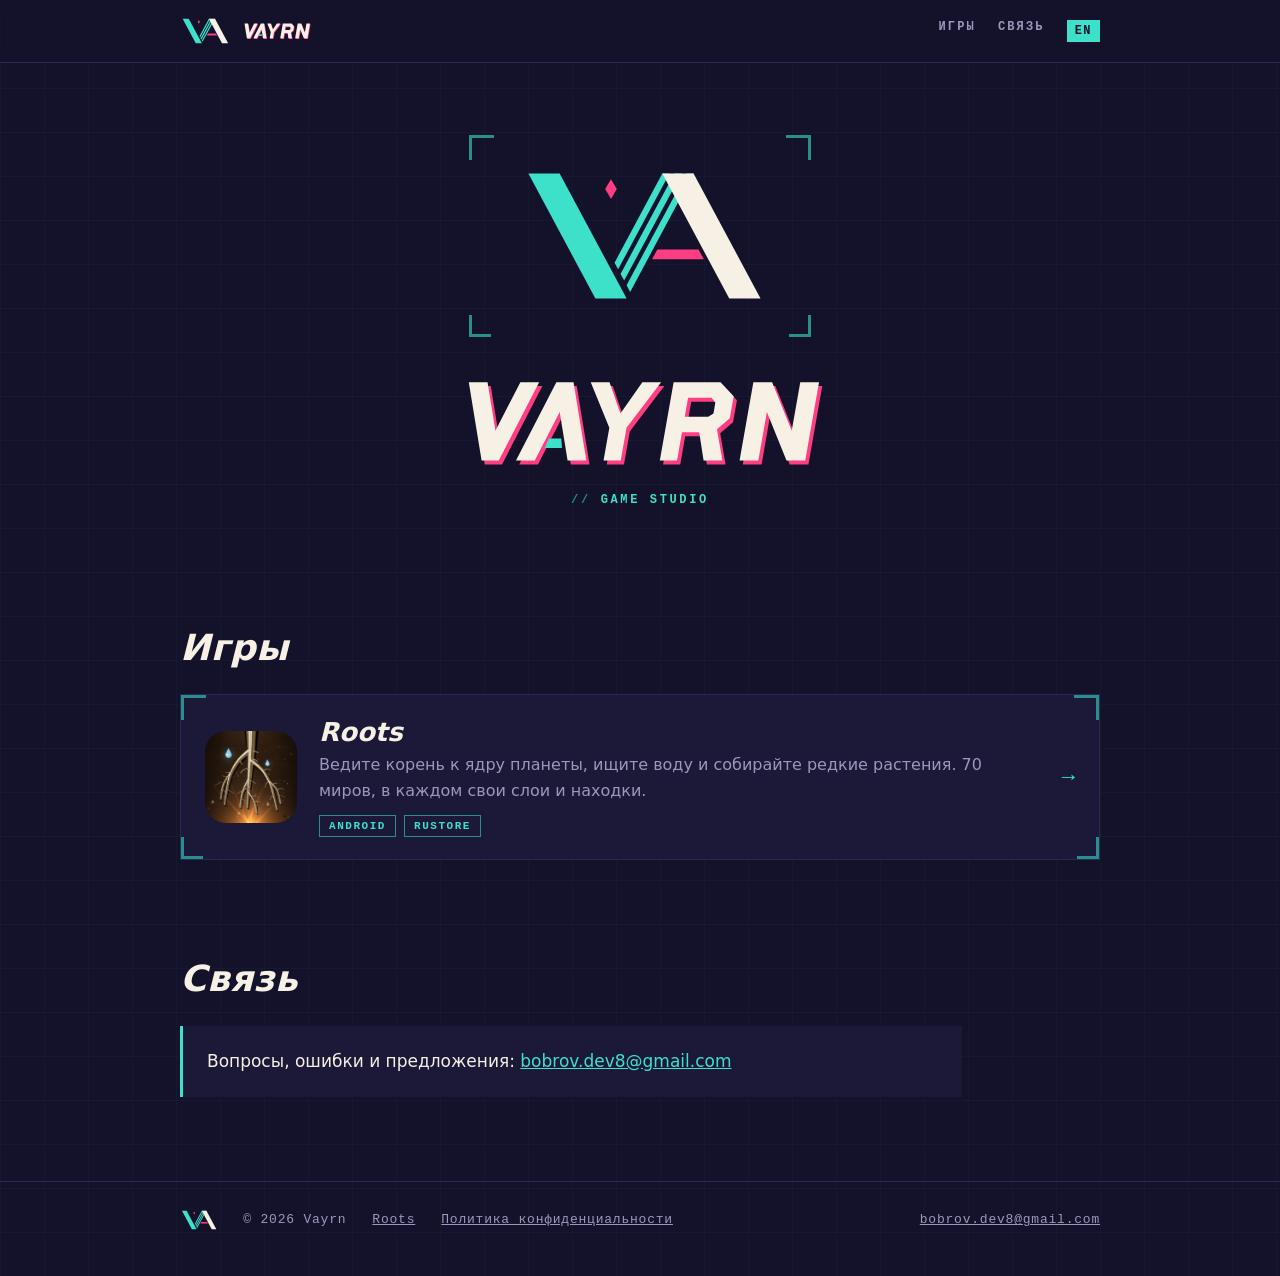
<file: index.html>
<!doctype html>
<html lang="ru">
<head>
<meta charset="utf-8">
<meta name="viewport" content="width=device-width,initial-scale=1">
<title>Vayrn — студия игр</title>
<meta name="description" content="Vayrn — студия игр. Roots — игра о корне, который ищет воду под землёй.">
<meta property="og:title" content="Vayrn — студия игр">
<meta property="og:description" content="Студия игр Vayrn. Roots уже в RuStore.">
<meta property="og:type" content="website">
<meta property="og:url" content="https://vayrn.ru/">
<meta name="theme-color" content="#14122B">
<link rel="alternate" hreflang="ru" href="https://vayrn.ru/">
<link rel="alternate" hreflang="en" href="https://vayrn.ru/en/">
<link rel="icon" href="assets/favicon.svg" type="image/svg+xml">
<link rel="stylesheet" href="assets/site.css">
</head>
<body>

<header class="top">
  <div class="wrap">
    <a class="brand" href="./" aria-label="Vayrn — на главную">
      <img class="mark" src="assets/vayrn-mark.svg" alt="">
      <img class="word" src="assets/vayrn-wordmark.svg" alt="Vayrn">
    </a>
    <nav class="nav" aria-label="Разделы">
      <a href="#games">Игры</a>
      <a href="#contact">Связь</a>
      <a class="lang-sw" href="en/" lang="en" hreflang="en" aria-label="English version">EN</a>
    </nav>
  </div>
</header>

<main>
  <div class="hero">
    <div class="wrap">
      <div class="scope">
        <img class="mark" src="assets/vayrn-mark.svg" alt="">
        <i class="c1"></i><i class="c2"></i>
      </div>
      <h1 style="margin:0"><img class="word" src="assets/vayrn-wordmark.svg" alt="Vayrn"></h1>
      <p class="tag">Game studio</p>
    </div>
  </div>

  <section id="games">
    <div class="wrap">
      <h2 class="h2">Игры</h2>

      <a class="card scope" href="roots/">
        <img class="ico" src="roots/icon.png" alt="">
        <span class="body">
          <h3>Roots</h3>
          <p>Ведите корень к ядру планеты, ищите воду и собирайте редкие растения.
             70 миров, в каждом свои слои и находки.</p>
          <span class="chips">
            <span class="chip">Android</span>
            <span class="chip">RuStore</span>
          </span>
        </span>
        <span class="go" aria-hidden="true">→</span>
        <i class="c1"></i><i class="c2"></i>
      </a>
    </div>
  </section>

  <section id="contact">
    <div class="wrap">
      <h2 class="h2">Связь</h2>
      <div class="plain">
        <p>Вопросы, ошибки и предложения:
           <a href="mailto:bobrov.dev8@gmail.com">bobrov.dev8@gmail.com</a></p>
      </div>
    </div>
  </section>
</main>

<footer class="foot">
  <div class="wrap">
    <img class="mark" src="assets/vayrn-mark.svg" alt="">
    <span>© 2026 Vayrn</span>
    <a href="roots/">Roots</a>
    <a href="roots/privacy.html">Политика конфиденциальности</a>
    <a class="sp" href="mailto:bobrov.dev8@gmail.com">bobrov.dev8@gmail.com</a>
  </div>
</footer>

</body>
</html>
</file>
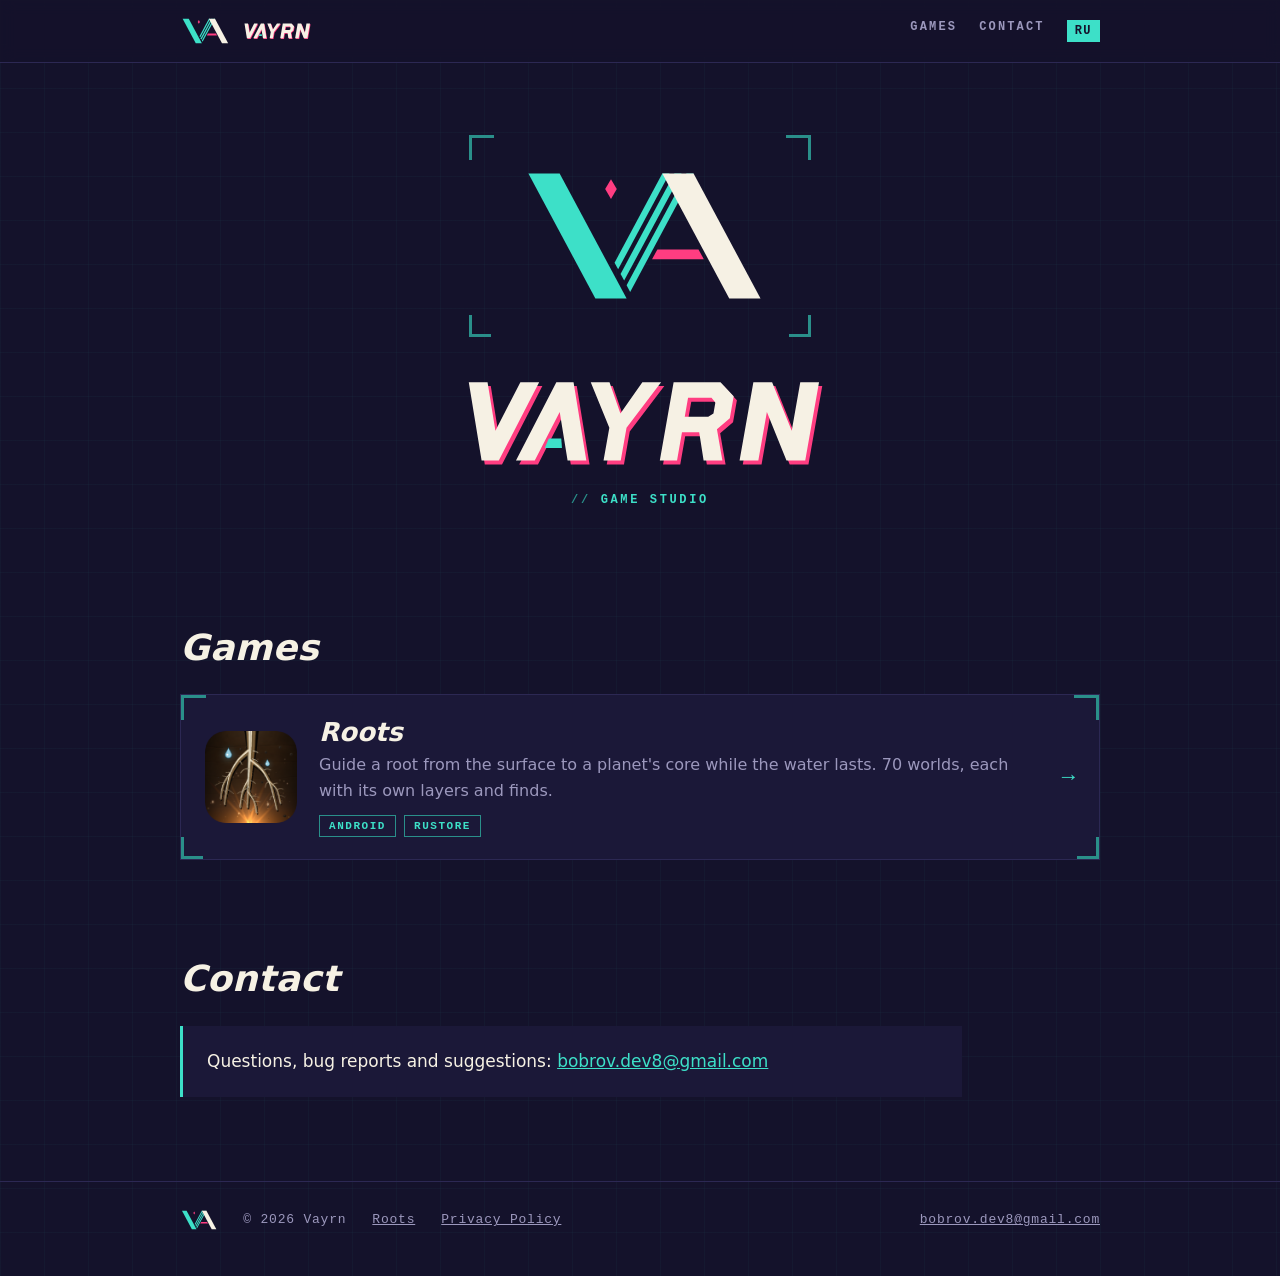
<file: en/index.html>
<!doctype html>
<html lang="en">
<head>
<meta charset="utf-8">
<meta name="viewport" content="width=device-width,initial-scale=1">
<title>Vayrn — game studio</title>
<meta name="description" content="Vayrn is a game studio. Roots is a game about a root searching for water underground.">
<meta property="og:title" content="Vayrn — game studio">
<meta property="og:description" content="Vayrn game studio. Roots is out on RuStore.">
<meta property="og:type" content="website">
<meta property="og:url" content="https://vayrn.ru/en/">
<meta name="theme-color" content="#14122B">
<link rel="alternate" hreflang="ru" href="https://vayrn.ru/">
<link rel="alternate" hreflang="en" href="https://vayrn.ru/en/">
<link rel="icon" href="../assets/favicon.svg" type="image/svg+xml">
<link rel="stylesheet" href="../assets/site.css">
</head>
<body>

<header class="top">
  <div class="wrap">
    <a class="brand" href="./" aria-label="Vayrn — home">
      <img class="mark" src="../assets/vayrn-mark.svg" alt="">
      <img class="word" src="../assets/vayrn-wordmark.svg" alt="Vayrn">
    </a>
    <nav class="nav" aria-label="Sections">
      <a href="#games">Games</a>
      <a href="#contact">Contact</a>
      <a class="lang-sw" href="../" lang="ru" hreflang="ru" aria-label="Русская версия">RU</a>
    </nav>
  </div>
</header>

<main>
  <div class="hero">
    <div class="wrap">
      <div class="scope">
        <img class="mark" src="../assets/vayrn-mark.svg" alt="">
        <i class="c1"></i><i class="c2"></i>
      </div>
      <h1 style="margin:0"><img class="word" src="../assets/vayrn-wordmark.svg" alt="Vayrn"></h1>
      <p class="tag">Game studio</p>
    </div>
  </div>

  <section id="games">
    <div class="wrap">
      <h2 class="h2">Games</h2>

      <a class="card scope" href="roots/">
        <img class="ico" src="../roots/icon.png" alt="">
        <span class="body">
          <h3>Roots</h3>
          <p>Guide a root from the surface to a planet's core while the water lasts.
             70 worlds, each with its own layers and finds.</p>
          <span class="chips">
            <span class="chip">Android</span>
            <span class="chip">RuStore</span>
          </span>
        </span>
        <span class="go" aria-hidden="true">→</span>
        <i class="c1"></i><i class="c2"></i>
      </a>
    </div>
  </section>

  <section id="contact">
    <div class="wrap">
      <h2 class="h2">Contact</h2>
      <div class="plain">
        <p>Questions, bug reports and suggestions:
           <a href="mailto:bobrov.dev8@gmail.com">bobrov.dev8@gmail.com</a></p>
      </div>
    </div>
  </section>
</main>

<footer class="foot">
  <div class="wrap">
    <img class="mark" src="../assets/vayrn-mark.svg" alt="">
    <span>© 2026 Vayrn</span>
    <a href="roots/">Roots</a>
    <a href="roots/privacy.html">Privacy Policy</a>
    <a class="sp" href="mailto:bobrov.dev8@gmail.com">bobrov.dev8@gmail.com</a>
  </div>
</footer>

</body>
</html>
</file>
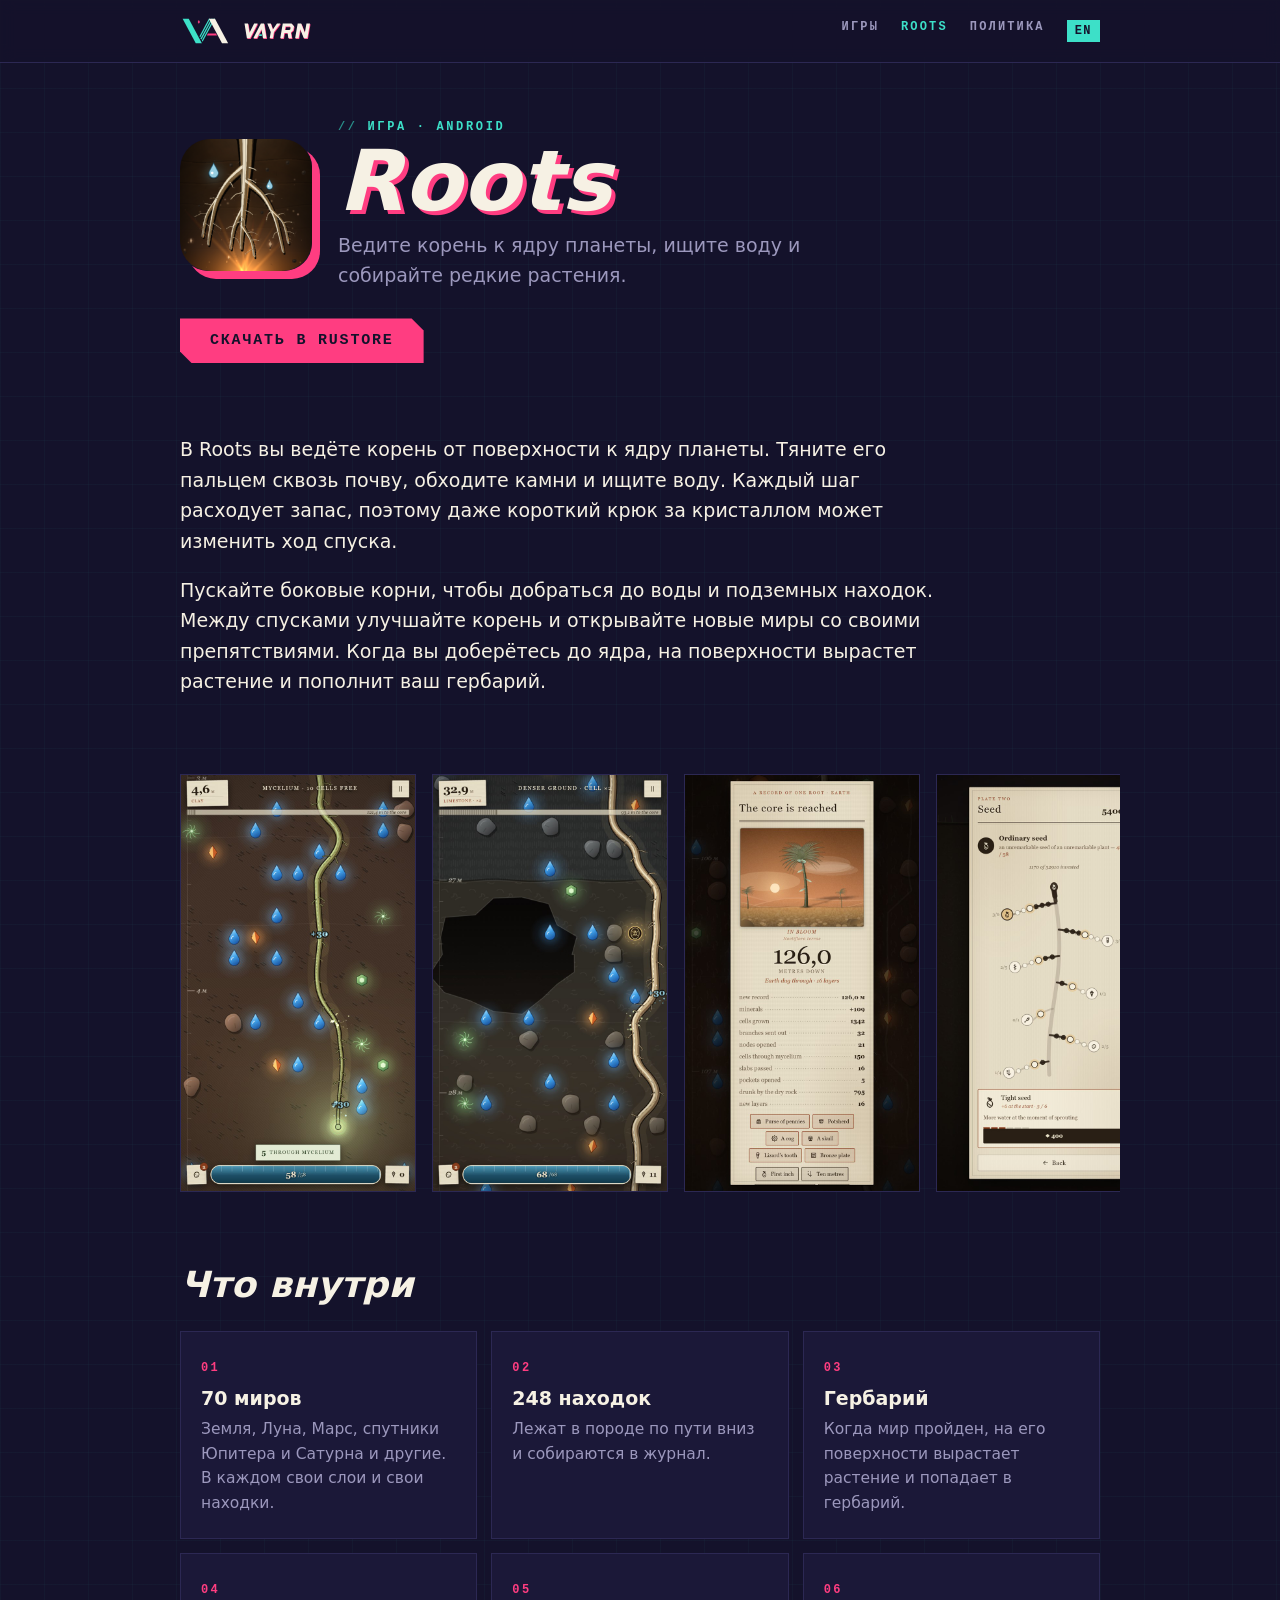
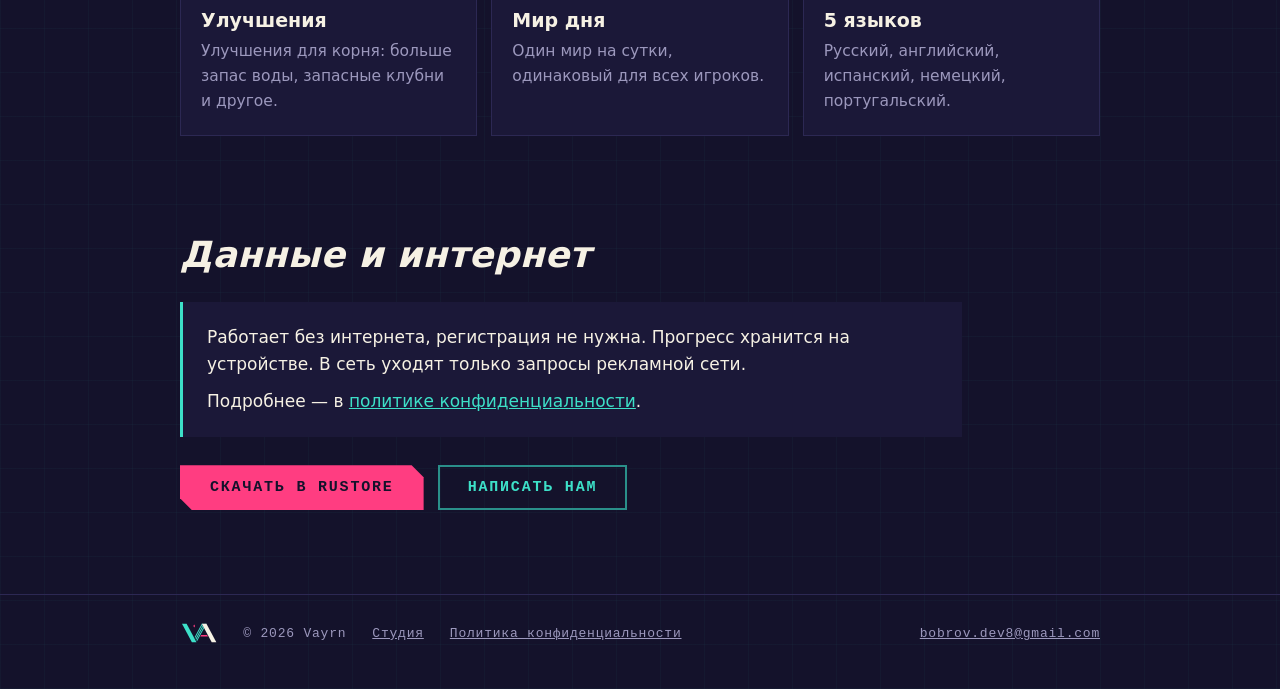
<file: roots/index.html>
<!doctype html>
<html lang="ru">
<head>
<meta charset="utf-8">
<meta name="viewport" content="width=device-width,initial-scale=1">
<title>Roots — игра студии Vayrn</title>
<meta name="description" content="Ведите корень к ядру планеты, ищите воду и подземные находки. Открывайте новые миры, улучшайте корень и пополняйте гербарий.">
<meta property="og:title" content="Roots — игра студии Vayrn">
<meta property="og:description" content="Ведите корень к ядру планеты, ищите воду и собирайте редкие растения.">
<meta property="og:type" content="website">
<meta property="og:url" content="https://vayrn.ru/roots/">
<meta property="og:image" content="https://vayrn.ru/roots/icon.png">
<meta name="theme-color" content="#14122B">
<link rel="alternate" hreflang="ru" href="https://vayrn.ru/roots/">
<link rel="alternate" hreflang="en" href="https://vayrn.ru/en/roots/">
<link rel="icon" href="../assets/favicon.svg" type="image/svg+xml">
<link rel="stylesheet" href="../assets/site.css">
</head>
<body>

<header class="top">
  <div class="wrap">
    <a class="brand" href="../" aria-label="Vayrn — на главную">
      <img class="mark" src="../assets/vayrn-mark.svg" alt="">
      <img class="word" src="../assets/vayrn-wordmark.svg" alt="Vayrn">
    </a>
    <nav class="nav" aria-label="Разделы">
      <a href="../#games">Игры</a>
      <a href="./" aria-current="page">Roots</a>
      <a href="privacy.html">Политика</a>
      <a class="lang-sw" href="../en/roots/" lang="en" hreflang="en" aria-label="English version">EN</a>
    </nav>
  </div>
</header>

<main>
  <div class="game-hero">
    <div class="wrap">
      <div class="row">
        <img class="ico" src="icon.png" alt="">
        <div class="txt">
          <p class="tag">Игра · Android</p>
          <h1>Roots</h1>
          <p class="sub">Ведите корень к ядру планеты, ищите воду и собирайте редкие растения.</p>
        </div>
      </div>
      <div class="cta">
        <a class="btn" href="https://www.rustore.ru/catalog/app/io.github.vaeyeron.roots">Скачать в RuStore</a>
      </div>
    </div>
  </div>

  <section style="padding-top:18px">
    <div class="wrap">
      <p class="lead-p">В Roots вы ведёте корень от поверхности к ядру планеты. Тяните его пальцем
         сквозь почву, обходите камни и ищите воду. Каждый шаг расходует запас,
         поэтому даже короткий крюк за кристаллом может изменить ход спуска.</p>
      <p class="lead-p">Пускайте боковые корни, чтобы добраться до воды и подземных находок.
         Между спусками улучшайте корень и открывайте новые миры со своими препятствиями.
         Когда вы доберётесь до ядра, на поверхности вырастет растение и пополнит ваш гербарий.</p>
    </div>
  </section>

  <div class="wrap" style="padding:0">
    <div class="shots" aria-label="Снимки игры">
      <img src="../assets/roots-shots/1-dig.jpg" width="720" height="1280" alt="Корень спускается сквозь глину и собирает капли воды" loading="lazy">
      <img src="../assets/roots-shots/2-deep.jpg" width="720" height="1280" alt="Корень огибает полость в слое известняка" loading="lazy">
      <img src="../assets/roots-shots/3-plant.jpg" width="720" height="1280" alt="Растение и итоги спуска после достижения ядра Земли" loading="lazy">
      <img src="../assets/roots-shots/4-upgrades.jpg" width="720" height="1280" alt="Дерево улучшений семени" loading="lazy">
      <img src="../assets/roots-shots/5-worlds.jpg" width="720" height="1280" alt="Список доступных миров" loading="lazy">
      <img src="../assets/roots-shots/6-finds.jpg" width="720" height="1280" alt="Журнал подземных находок" loading="lazy">
      <img src="../assets/roots-shots/7-herbarium.jpg" width="720" height="1280" alt="Гербарий с растениями из пройденных миров" loading="lazy">
      <img src="../assets/roots-shots/8-start.jpg" width="720" height="1280" alt="Главное меню Roots" loading="lazy">
    </div>
  </div>

  <section>
    <div class="wrap">
      <h2 class="h2">Что внутри</h2>
      <div class="grid">
        <div class="feat"><span class="n">01</span>
          <h3>70 миров</h3>
          <p>Земля, Луна, Марс, спутники Юпитера и Сатурна и другие. В каждом свои слои
             и свои находки.</p></div>
        <div class="feat"><span class="n">02</span>
          <h3>248 находок</h3>
          <p>Лежат в породе по пути вниз и собираются в журнал.</p></div>
        <div class="feat"><span class="n">03</span>
          <h3>Гербарий</h3>
          <p>Когда мир пройден, на его поверхности вырастает растение и попадает в гербарий.</p></div>
        <div class="feat"><span class="n">04</span>
          <h3>Улучшения</h3>
          <p>Улучшения для корня: больше запас воды, запасные клубни и другое.</p></div>
        <div class="feat"><span class="n">05</span>
          <h3>Мир дня</h3>
          <p>Один мир на сутки, одинаковый для всех игроков.</p></div>
        <div class="feat"><span class="n">06</span>
          <h3>5 языков</h3>
          <p>Русский, английский, испанский, немецкий, португальский.</p></div>
      </div>
    </div>
  </section>

  <section>
    <div class="wrap">
      <h2 class="h2">Данные и интернет</h2>
      <div class="plain">
        <p>Работает без интернета, регистрация не нужна. Прогресс хранится на устройстве.
           В сеть уходят только запросы рекламной сети.</p>
        <p>Подробнее — в <a href="privacy.html">политике конфиденциальности</a>.</p>
      </div>
      <div class="cta">
        <a class="btn" href="https://www.rustore.ru/catalog/app/io.github.vaeyeron.roots">Скачать в RuStore</a>
        <a class="btn ghost" href="mailto:bobrov.dev8@gmail.com">Написать нам</a>
      </div>
    </div>
  </section>
</main>

<footer class="foot">
  <div class="wrap">
    <a href="../" aria-label="Vayrn"><img class="mark" src="../assets/vayrn-mark.svg" alt=""></a>
    <span>© 2026 Vayrn</span>
    <a href="../">Студия</a>
    <a href="privacy.html">Политика конфиденциальности</a>
    <a class="sp" href="mailto:bobrov.dev8@gmail.com">bobrov.dev8@gmail.com</a>
  </div>
</footer>

</body>
</html>
</file>
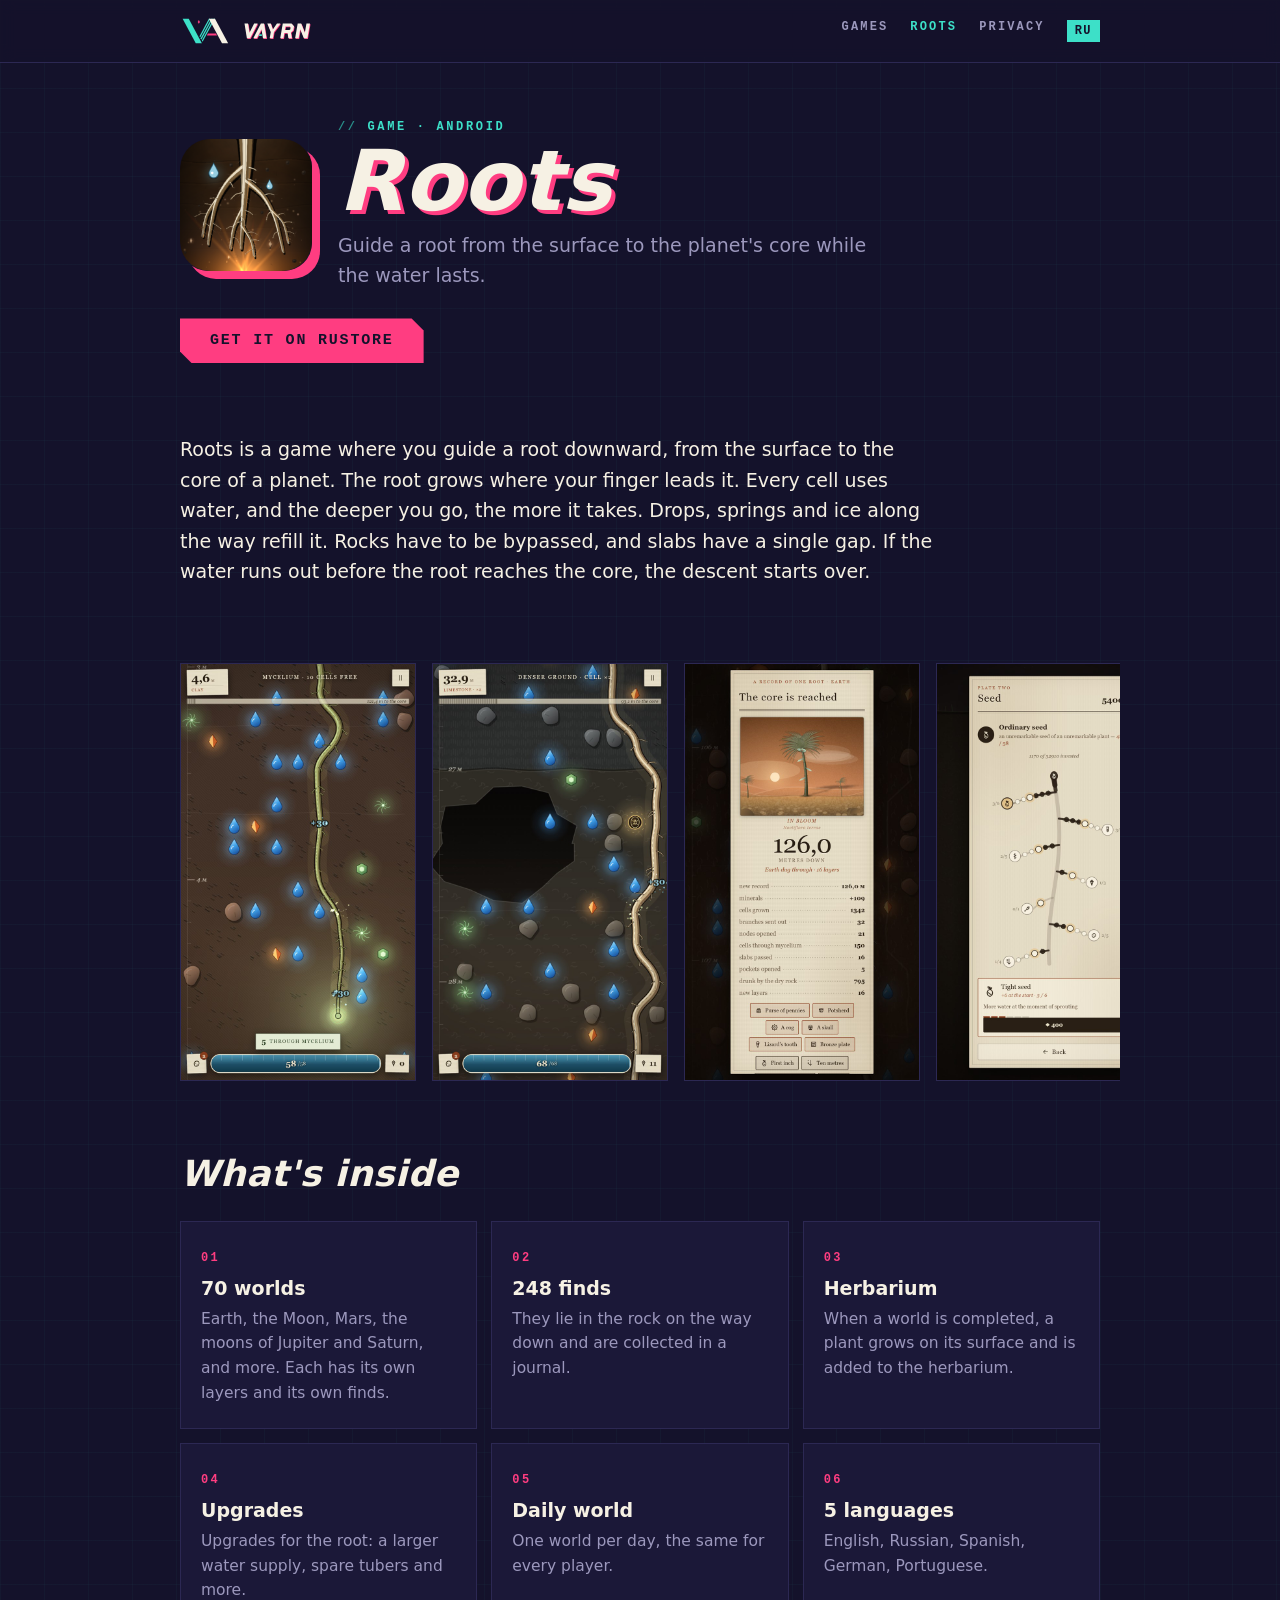
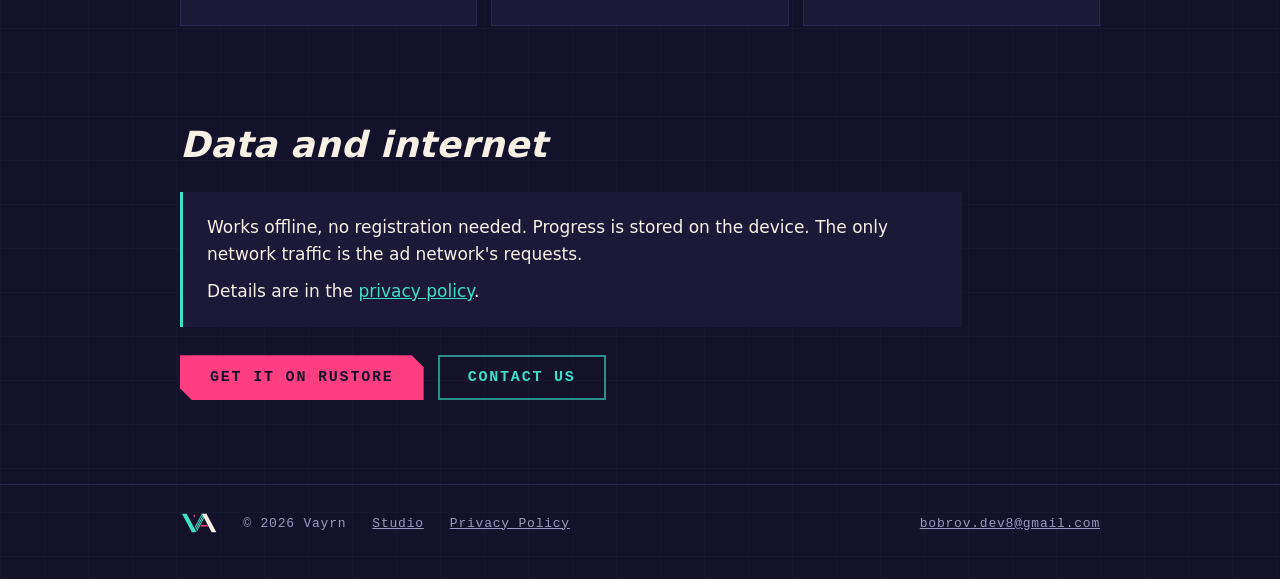
<file: en/roots/index.html>
<!doctype html>
<html lang="en">
<head>
<meta charset="utf-8">
<meta name="viewport" content="width=device-width,initial-scale=1">
<title>Roots — a game by Vayrn</title>
<meta name="description" content="Roots is a game where you guide a root from the surface to a planet&#39;s core while the water lasts. 70 worlds, 248 finds, a herbarium.">
<meta property="og:title" content="Roots — a game by Vayrn">
<meta property="og:description" content="Guide a root from the surface to a planet&#39;s core while the water lasts. 70 worlds.">
<meta property="og:type" content="website">
<meta property="og:url" content="https://vayrn.ru/en/roots/">
<meta property="og:image" content="https://vayrn.ru/roots/icon.png">
<meta name="theme-color" content="#14122B">
<link rel="alternate" hreflang="ru" href="https://vayrn.ru/roots/">
<link rel="alternate" hreflang="en" href="https://vayrn.ru/en/roots/">
<link rel="icon" href="../../assets/favicon.svg" type="image/svg+xml">
<link rel="stylesheet" href="../../assets/site.css">
</head>
<body>

<header class="top">
  <div class="wrap">
    <a class="brand" href="../" aria-label="Vayrn — home">
      <img class="mark" src="../../assets/vayrn-mark.svg" alt="">
      <img class="word" src="../../assets/vayrn-wordmark.svg" alt="Vayrn">
    </a>
    <nav class="nav" aria-label="Sections">
      <a href="../#games">Games</a>
      <a href="./" aria-current="page">Roots</a>
      <a href="privacy.html">Privacy</a>
      <a class="lang-sw" href="../../roots/" lang="ru" hreflang="ru" aria-label="Русская версия">RU</a>
    </nav>
  </div>
</header>

<main>
  <div class="game-hero">
    <div class="wrap">
      <div class="row">
        <img class="ico" src="../../roots/icon.png" alt="">
        <div class="txt">
          <p class="tag">Game · Android</p>
          <h1>Roots</h1>
          <p class="sub">Guide a root from the surface to the planet's core while the water lasts.</p>
        </div>
      </div>
      <div class="cta">
        <a class="btn" href="https://www.rustore.ru/catalog/app/io.github.vaeyeron.roots">Get it on RuStore</a>
      </div>
    </div>
  </div>

  <section style="padding-top:18px">
    <div class="wrap">
      <p class="lead-p">Roots is a game where you guide a root downward, from the surface to
         the core of a planet. The root grows where your finger leads it. Every cell uses
         water, and the deeper you go, the more it takes. Drops, springs and ice along the
         way refill it. Rocks have to be bypassed, and slabs have a single gap. If the water
         runs out before the root reaches the core, the descent starts over.</p>
    </div>
  </section>

  <div class="wrap" style="padding:0">
    <div class="shots" aria-label="Screenshots">
      <img src="../../assets/roots-shots/1-dig.jpg" width="720" height="1280" alt="The root descends through clay and collects water drops" loading="lazy">
      <img src="../../assets/roots-shots/2-deep.jpg" width="720" height="1280" alt="The root winds around a cavity in the limestone" loading="lazy">
      <img src="../../assets/roots-shots/3-plant.jpg" width="720" height="1280" alt="A plant and the descent results after reaching the core of Earth" loading="lazy">
      <img src="../../assets/roots-shots/4-upgrades.jpg" width="720" height="1280" alt="The seed upgrade tree" loading="lazy">
      <img src="../../assets/roots-shots/5-worlds.jpg" width="720" height="1280" alt="The list of available worlds" loading="lazy">
      <img src="../../assets/roots-shots/6-finds.jpg" width="720" height="1280" alt="The journal of underground finds" loading="lazy">
      <img src="../../assets/roots-shots/7-herbarium.jpg" width="720" height="1280" alt="The herbarium with plants from completed worlds" loading="lazy">
      <img src="../../assets/roots-shots/8-start.jpg" width="720" height="1280" alt="The Roots main menu" loading="lazy">
    </div>
  </div>

  <section>
    <div class="wrap">
      <h2 class="h2">What's inside</h2>
      <div class="grid">
        <div class="feat"><span class="n">01</span>
          <h3>70 worlds</h3>
          <p>Earth, the Moon, Mars, the moons of Jupiter and Saturn, and more. Each has its
             own layers and its own finds.</p></div>
        <div class="feat"><span class="n">02</span>
          <h3>248 finds</h3>
          <p>They lie in the rock on the way down and are collected in a journal.</p></div>
        <div class="feat"><span class="n">03</span>
          <h3>Herbarium</h3>
          <p>When a world is completed, a plant grows on its surface and is added to the herbarium.</p></div>
        <div class="feat"><span class="n">04</span>
          <h3>Upgrades</h3>
          <p>Upgrades for the root: a larger water supply, spare tubers and more.</p></div>
        <div class="feat"><span class="n">05</span>
          <h3>Daily world</h3>
          <p>One world per day, the same for every player.</p></div>
        <div class="feat"><span class="n">06</span>
          <h3>5 languages</h3>
          <p>English, Russian, Spanish, German, Portuguese.</p></div>
      </div>
    </div>
  </section>

  <section>
    <div class="wrap">
      <h2 class="h2">Data and internet</h2>
      <div class="plain">
        <p>Works offline, no registration needed. Progress is stored on the device.
           The only network traffic is the ad network's requests.</p>
        <p>Details are in the <a href="privacy.html">privacy policy</a>.</p>
      </div>
      <div class="cta">
        <a class="btn" href="https://www.rustore.ru/catalog/app/io.github.vaeyeron.roots">Get it on RuStore</a>
        <a class="btn ghost" href="mailto:bobrov.dev8@gmail.com">Contact us</a>
      </div>
    </div>
  </section>
</main>

<footer class="foot">
  <div class="wrap">
    <a href="../" aria-label="Vayrn"><img class="mark" src="../../assets/vayrn-mark.svg" alt=""></a>
    <span>© 2026 Vayrn</span>
    <a href="../">Studio</a>
    <a href="privacy.html">Privacy Policy</a>
    <a class="sp" href="mailto:bobrov.dev8@gmail.com">bobrov.dev8@gmail.com</a>
  </div>
</footer>

</body>
</html>
</file>
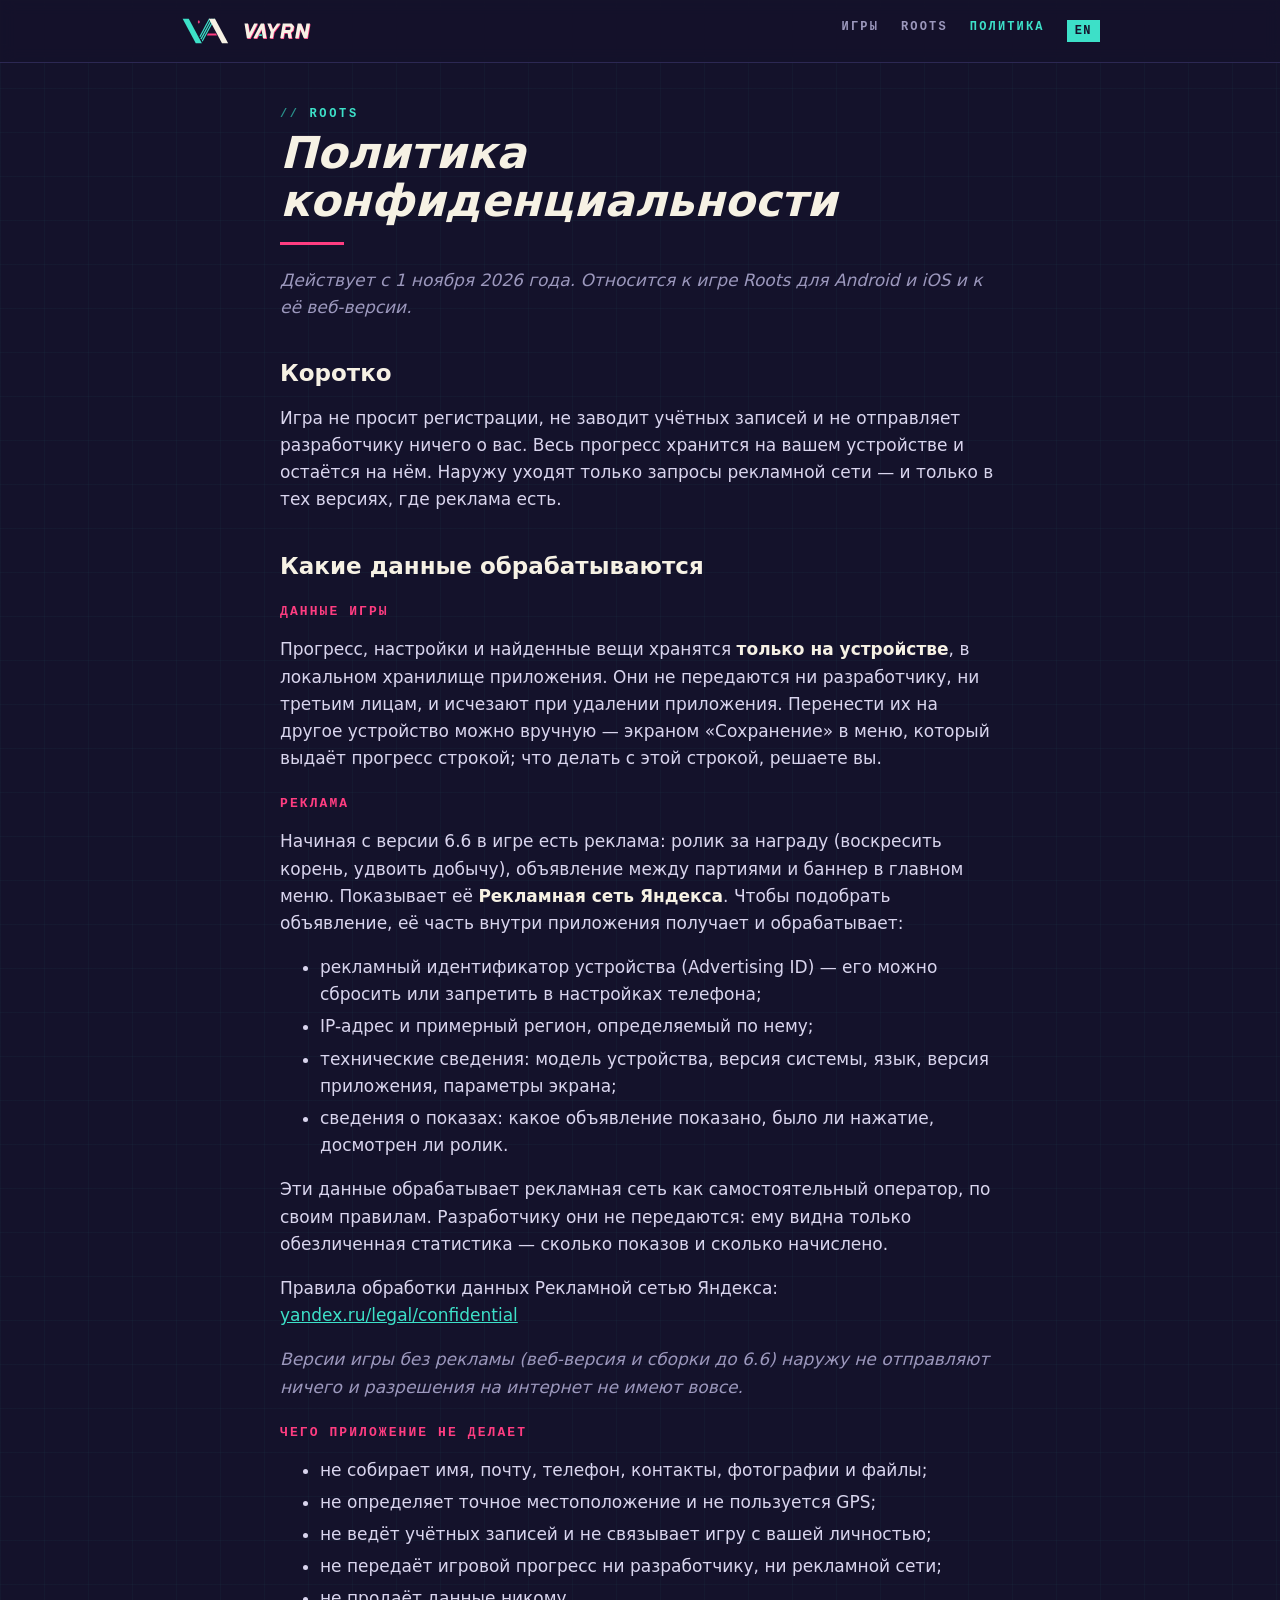
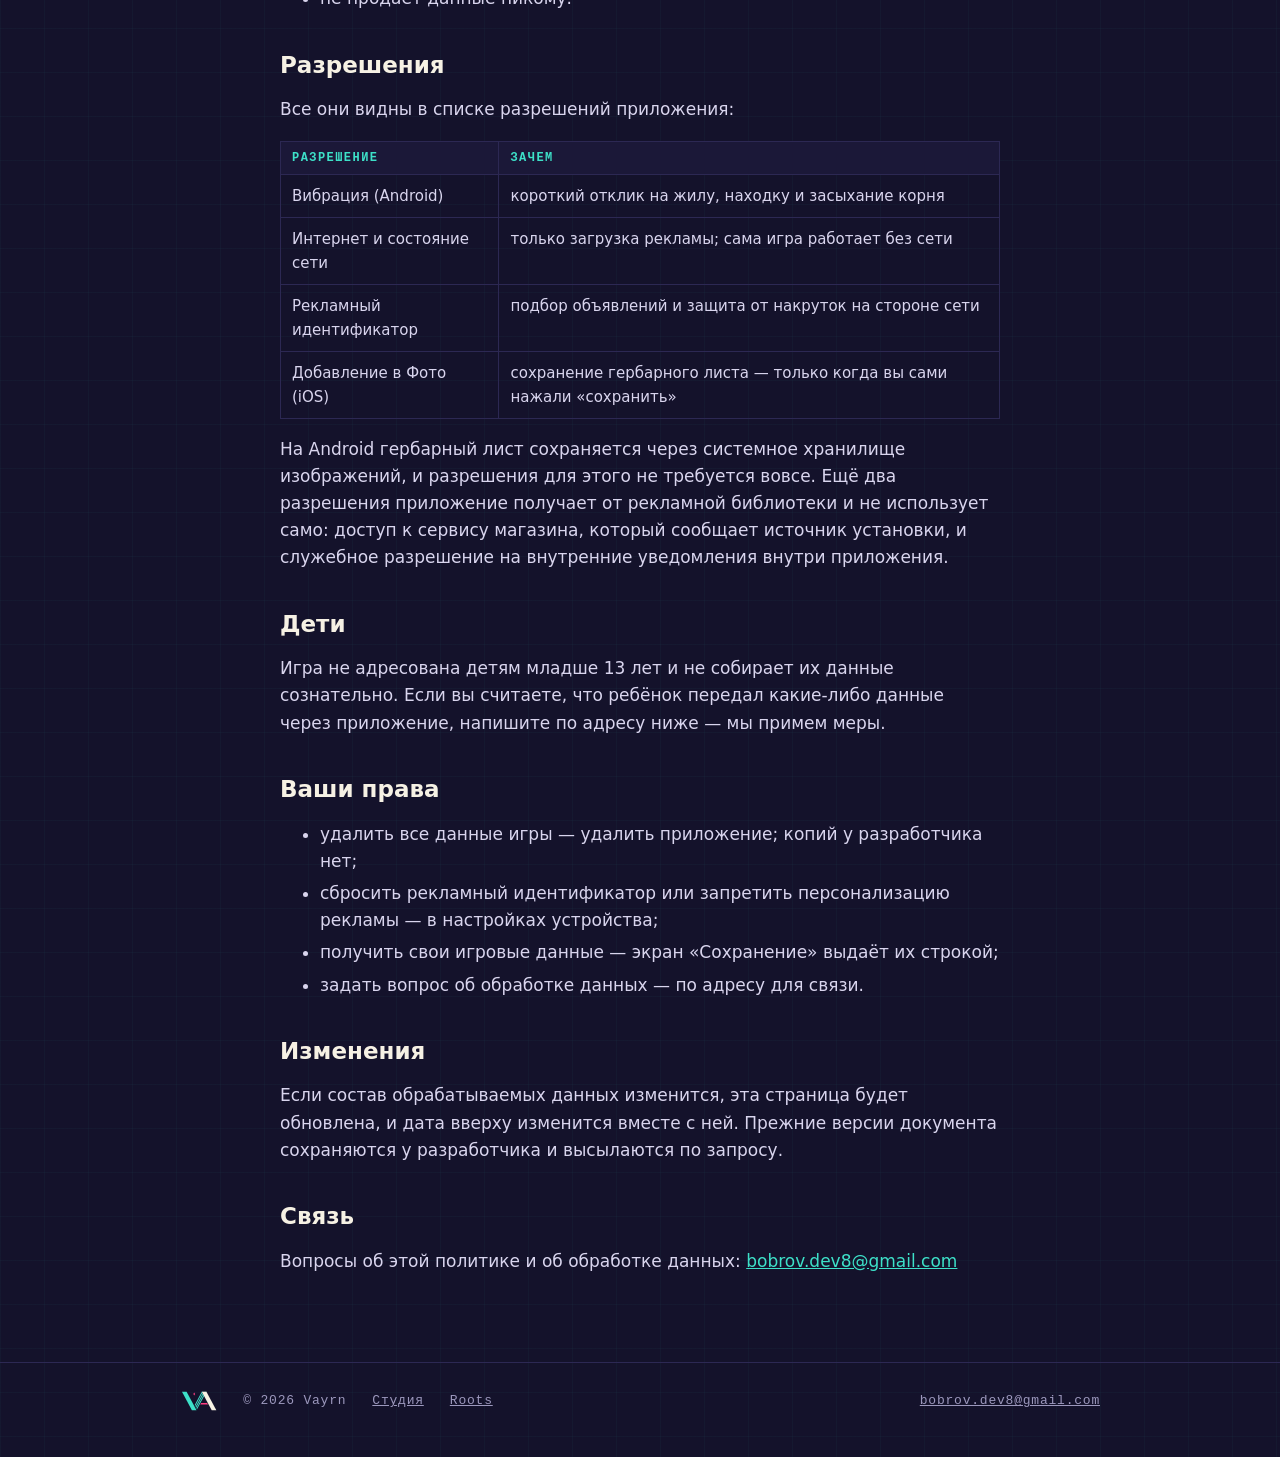
<file: privacy.html>
<!doctype html>
<html lang="ru">
<head>
<meta charset="utf-8">
<meta name="viewport" content="width=device-width,initial-scale=1">
<title>Roots — политика конфиденциальности</title>
<!--
  Этот адрес уже опубликован в карточке RuStore, поэтому он остаётся
  рабочим навсегда: страница переехала в /roots/, а здесь живёт
  переадресация. Ломать ссылку, которую магазин показывает людям,
  нельзя — и не нужно, она стоит одного файла.
-->
<link rel="canonical" href="roots/privacy.html">
<meta http-equiv="refresh" content="0; url=roots/privacy.html">
<style>
  body{background:#14122B;color:#F6F1E4;margin:0;height:100vh;
       display:grid;place-content:center;text-align:center;
       font:17px/1.6 "Segoe UI",system-ui,sans-serif}
  a{color:#3DE0C8}
</style>
</head>
<body>
  <p>Политика конфиденциальности Roots переехала.<br>
     <a href="roots/privacy.html">Открыть её</a></p>
</body>
</html>
</file>
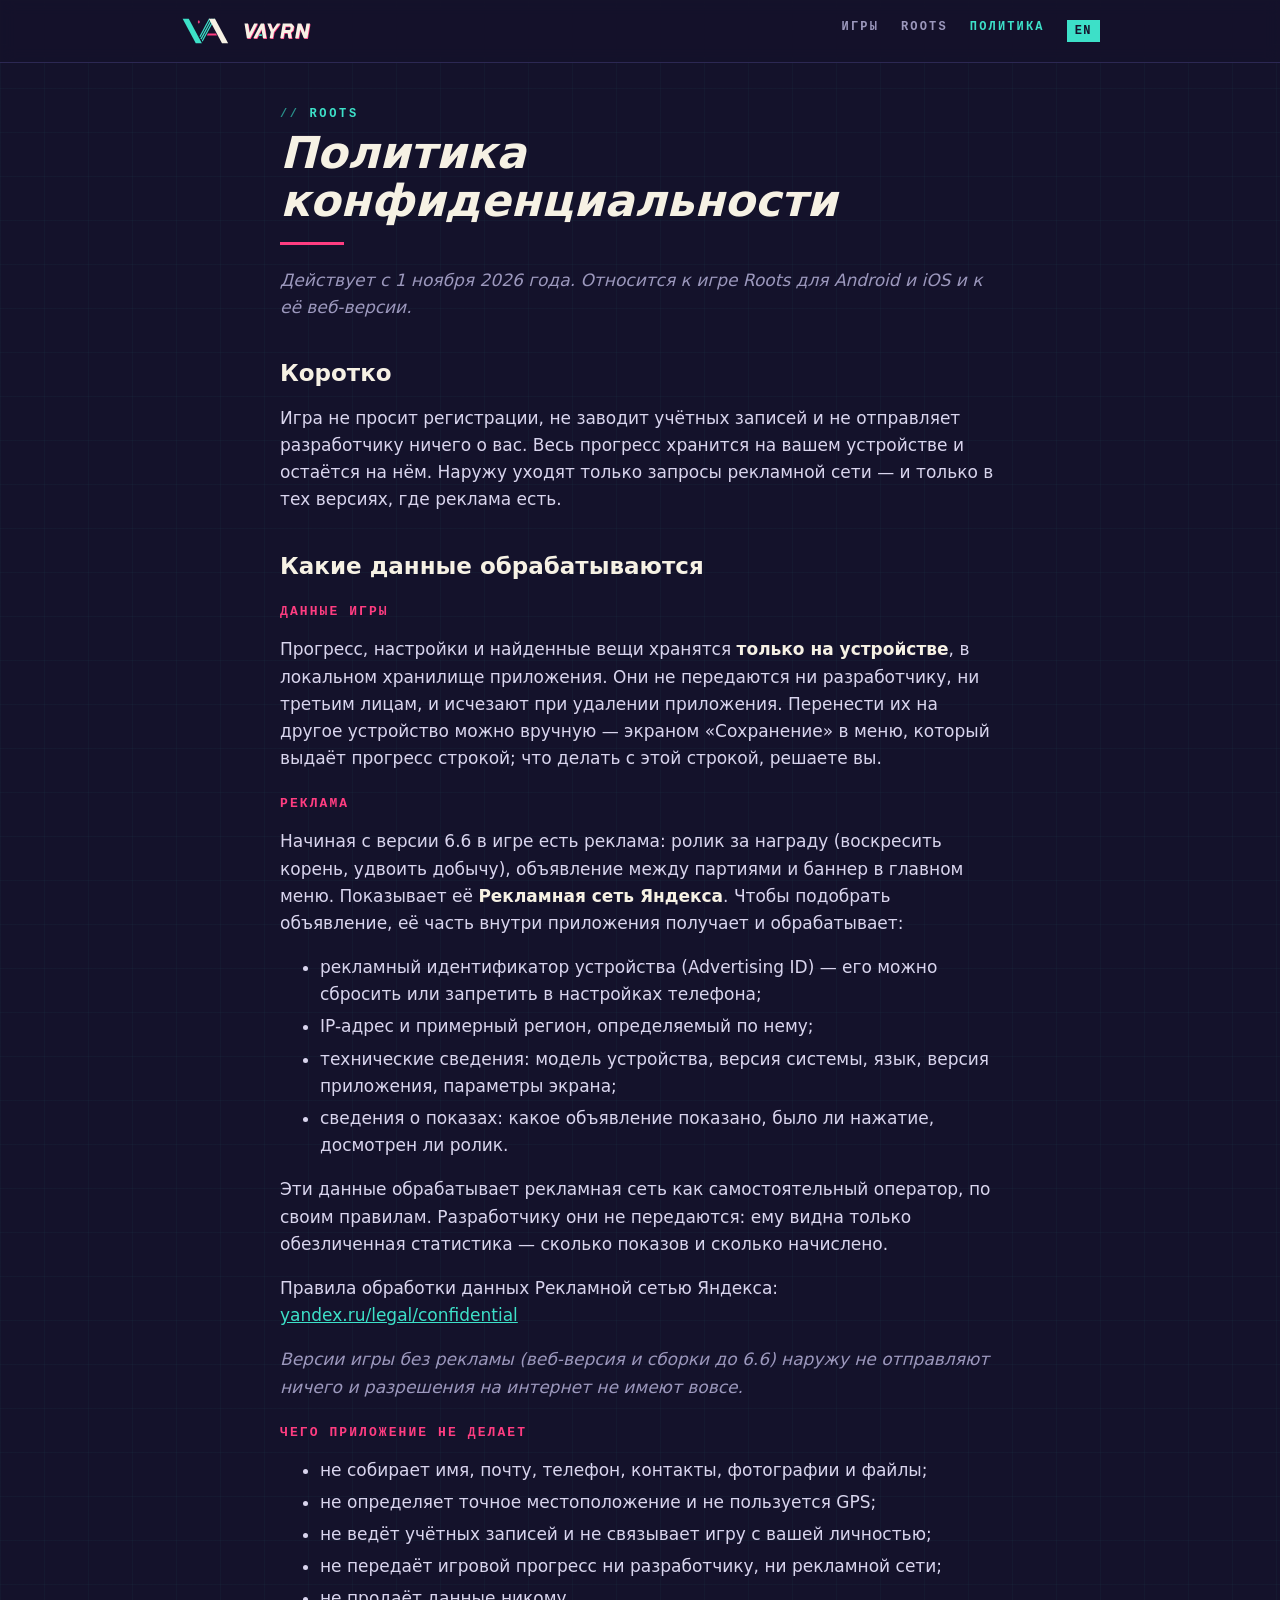
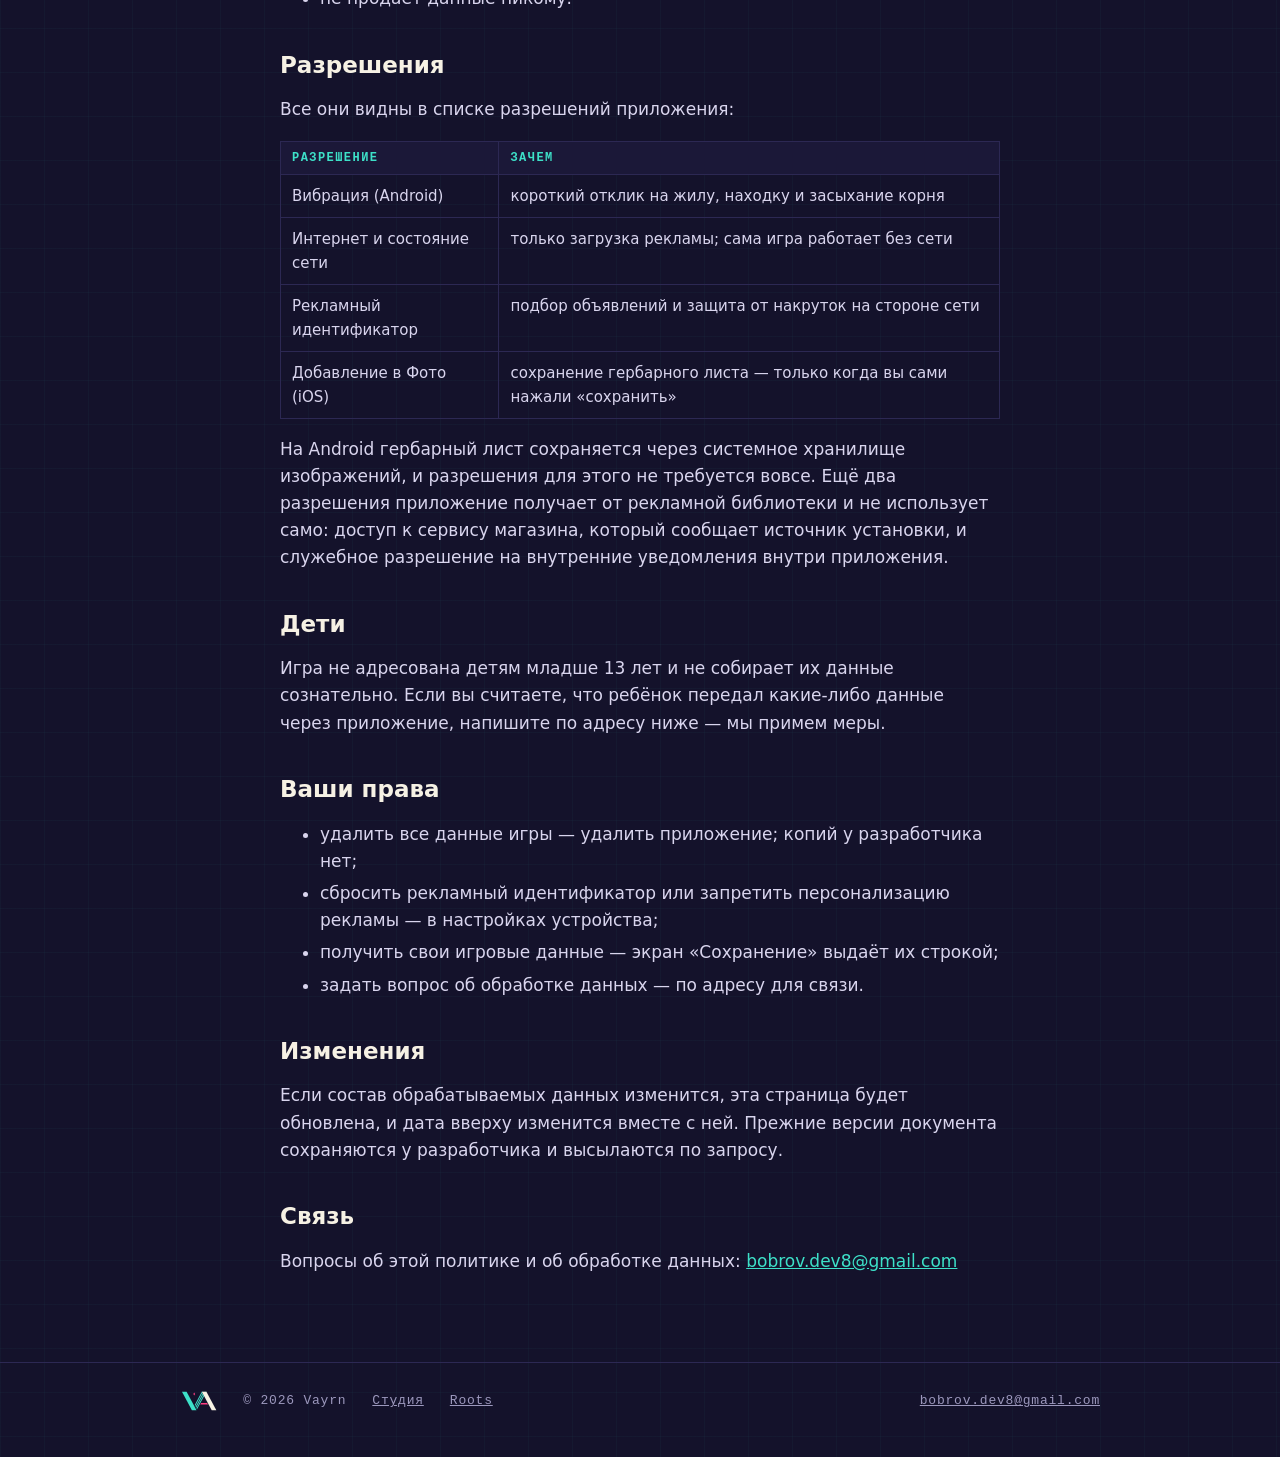
<file: roots/privacy.html>
<!doctype html>
<html lang="ru">
<head>
<meta charset="utf-8">
<meta name="viewport" content="width=device-width,initial-scale=1">
<title>Roots — политика конфиденциальности</title>
<meta name="theme-color" content="#14122B">
<link rel="alternate" hreflang="ru" href="https://vayrn.ru/roots/privacy.html">
<link rel="alternate" hreflang="en" href="https://vayrn.ru/en/roots/privacy.html">
<link rel="icon" href="../assets/favicon.svg" type="image/svg+xml">
<link rel="stylesheet" href="../assets/site.css">
</head>
<body>
<header class="top">
  <div class="wrap">
    <a class="brand" href="../" aria-label="Vayrn — на главную">
      <img class="mark" src="../assets/vayrn-mark.svg" alt="">
      <img class="word" src="../assets/vayrn-wordmark.svg" alt="Vayrn">
    </a>
    <nav class="nav" aria-label="Разделы">
      <a href="../#games">Игры</a>
      <a href="./">Roots</a>
      <a href="privacy.html" aria-current="page">Политика</a>
      <a class="lang-sw" href="../en/roots/privacy.html" lang="en" hreflang="en" aria-label="English version">EN</a>
    </nav>
  </div>
</header>

<main class="doc">

  <div class="eyebrow">Roots</div>
  <h1>Политика конфиденциальности</h1>
  <div class="rule"></div>
  <p class="note">Действует с 1 ноября 2026 года. Относится к игре Roots для Android и iOS
     и к её веб-версии.</p>

  <h2>Коротко</h2>
  <p>Игра не просит регистрации, не заводит учётных записей и не отправляет разработчику
     ничего о вас. Весь прогресс хранится на вашем устройстве и остаётся на нём. Наружу
     уходят только запросы рекламной сети — и только в тех версиях, где реклама есть.</p>

  <h2>Какие данные обрабатываются</h2>

  <h3>Данные игры</h3>
  <p>Прогресс, настройки и найденные вещи хранятся <b>только на устройстве</b>, в локальном
     хранилище приложения. Они не передаются ни разработчику, ни третьим лицам, и исчезают
     при удалении приложения. Перенести их на другое устройство можно вручную — экраном
     «Сохранение» в меню, который выдаёт прогресс строкой; что делать с этой строкой,
     решаете вы.</p>

  <h3>Реклама</h3>
  <p>Начиная с версии 6.6 в игре есть реклама: ролик за награду (воскресить корень,
     удвоить добычу), объявление между партиями и баннер в главном меню. Показывает её
     <b>Рекламная сеть Яндекса</b>. Чтобы подобрать объявление, её часть внутри приложения
     получает и обрабатывает:</p>
  <ul>
    <li>рекламный идентификатор устройства (Advertising ID) — его можно сбросить или
        запретить в настройках телефона;</li>
    <li>IP-адрес и примерный регион, определяемый по нему;</li>
    <li>технические сведения: модель устройства, версия системы, язык, версия приложения,
        параметры экрана;</li>
    <li>сведения о показах: какое объявление показано, было ли нажатие, досмотрен ли ролик.</li>
  </ul>
  <p>Эти данные обрабатывает рекламная сеть как самостоятельный оператор, по своим
     правилам. Разработчику они не передаются: ему видна только обезличенная статистика —
     сколько показов и сколько начислено.</p>
  <p>Правила обработки данных Рекламной сетью Яндекса:
     <a href="https://yandex.ru/legal/confidential/">yandex.ru/legal/confidential</a></p>
  <p class="note">Версии игры без рекламы (веб-версия и сборки до 6.6) наружу не отправляют
     ничего и разрешения на интернет не имеют вовсе.</p>

  <h3>Чего приложение не делает</h3>
  <ul>
    <li>не собирает имя, почту, телефон, контакты, фотографии и файлы;</li>
    <li>не определяет точное местоположение и не пользуется GPS;</li>
    <li>не ведёт учётных записей и не связывает игру с вашей личностью;</li>
    <li>не передаёт игровой прогресс ни разработчику, ни рекламной сети;</li>
    <li>не продаёт данные никому.</li>
  </ul>

  <h2>Разрешения</h2>
  <p>Все они видны в списке разрешений приложения:</p>
  <table>
    <tr><th>Разрешение</th><th>Зачем</th></tr>
    <tr><td>Вибрация (Android)</td><td>короткий отклик на жилу, находку и засыхание корня</td></tr>
    <tr><td>Интернет и состояние сети</td><td>только загрузка рекламы; сама игра работает без сети</td></tr>
    <tr><td>Рекламный идентификатор</td><td>подбор объявлений и защита от накруток на стороне сети</td></tr>
    <tr><td>Добавление в Фото (iOS)</td><td>сохранение гербарного листа — только когда вы сами нажали «сохранить»</td></tr>
  </table>
  <p>На Android гербарный лист сохраняется через системное хранилище изображений, и
     разрешения для этого не требуется вовсе. Ещё два разрешения приложение получает от
     рекламной библиотеки и не использует само: доступ к сервису магазина, который
     сообщает источник установки, и служебное разрешение на внутренние уведомления
     внутри приложения.</p>

  <h2>Дети</h2>
  <p>Игра не адресована детям младше 13 лет и не собирает их данные сознательно. Если вы
     считаете, что ребёнок передал какие-либо данные через приложение, напишите по адресу
     ниже — мы примем меры.</p>

  <h2>Ваши права</h2>
  <ul>
    <li>удалить все данные игры — удалить приложение; копий у разработчика нет;</li>
    <li>сбросить рекламный идентификатор или запретить персонализацию рекламы —
        в настройках устройства;</li>
    <li>получить свои игровые данные — экран «Сохранение» выдаёт их строкой;</li>
    <li>задать вопрос об обработке данных — по адресу для связи.</li>
  </ul>

  <h2>Изменения</h2>
  <p>Если состав обрабатываемых данных изменится, эта страница будет обновлена, и дата
     вверху изменится вместе с ней. Прежние версии документа сохраняются у разработчика
     и высылаются по запросу.</p>

  <h2>Связь</h2>
  <p>Вопросы об этой политике и об обработке данных: <a href="mailto:bobrov.dev8@gmail.com">bobrov.dev8@gmail.com</a></p>

</main>
<footer class="foot">
  <div class="wrap">
    <a href="../" aria-label="Vayrn"><img class="mark" src="../assets/vayrn-mark.svg" alt=""></a>
    <span>© 2026 Vayrn</span>
    <a href="../">Студия</a>
    <a href="./">Roots</a>
    <a class="sp" href="mailto:bobrov.dev8@gmail.com">bobrov.dev8@gmail.com</a>
  </div>
</footer>
</body>
</html>
</file>
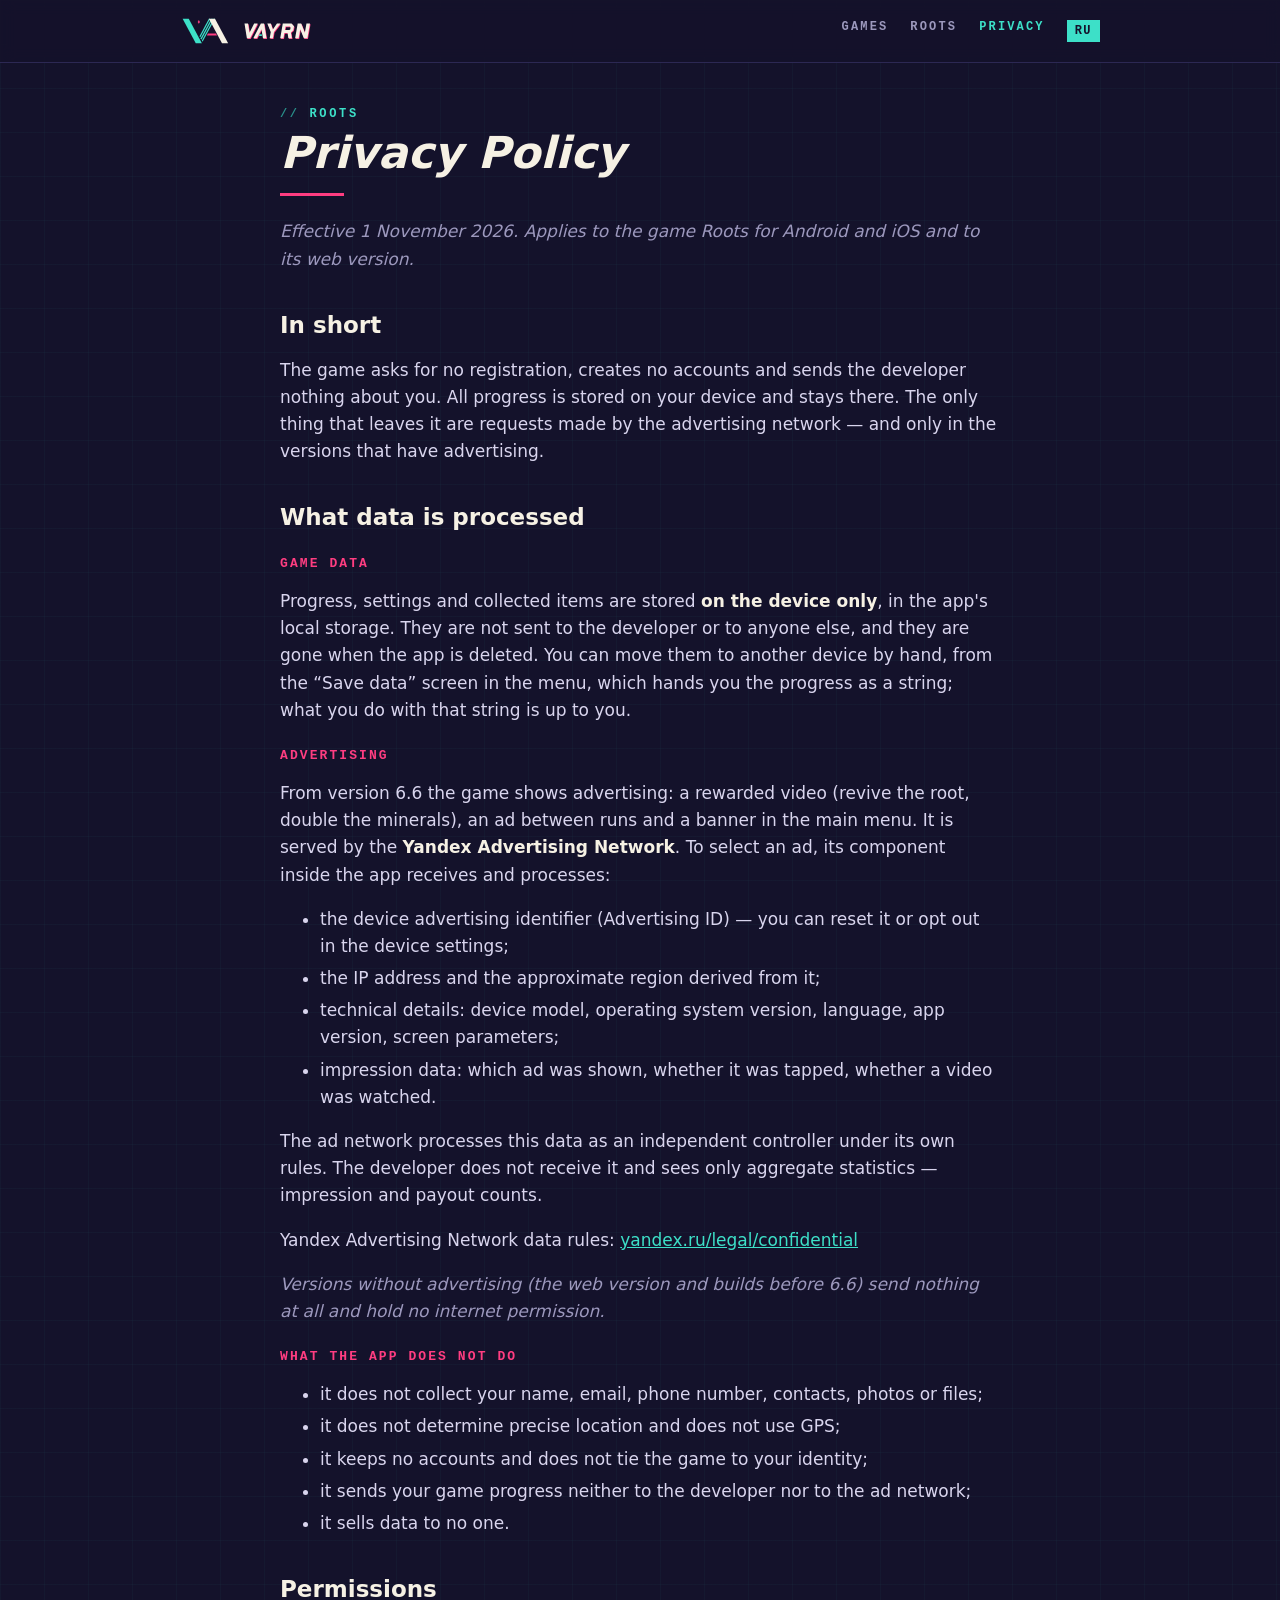
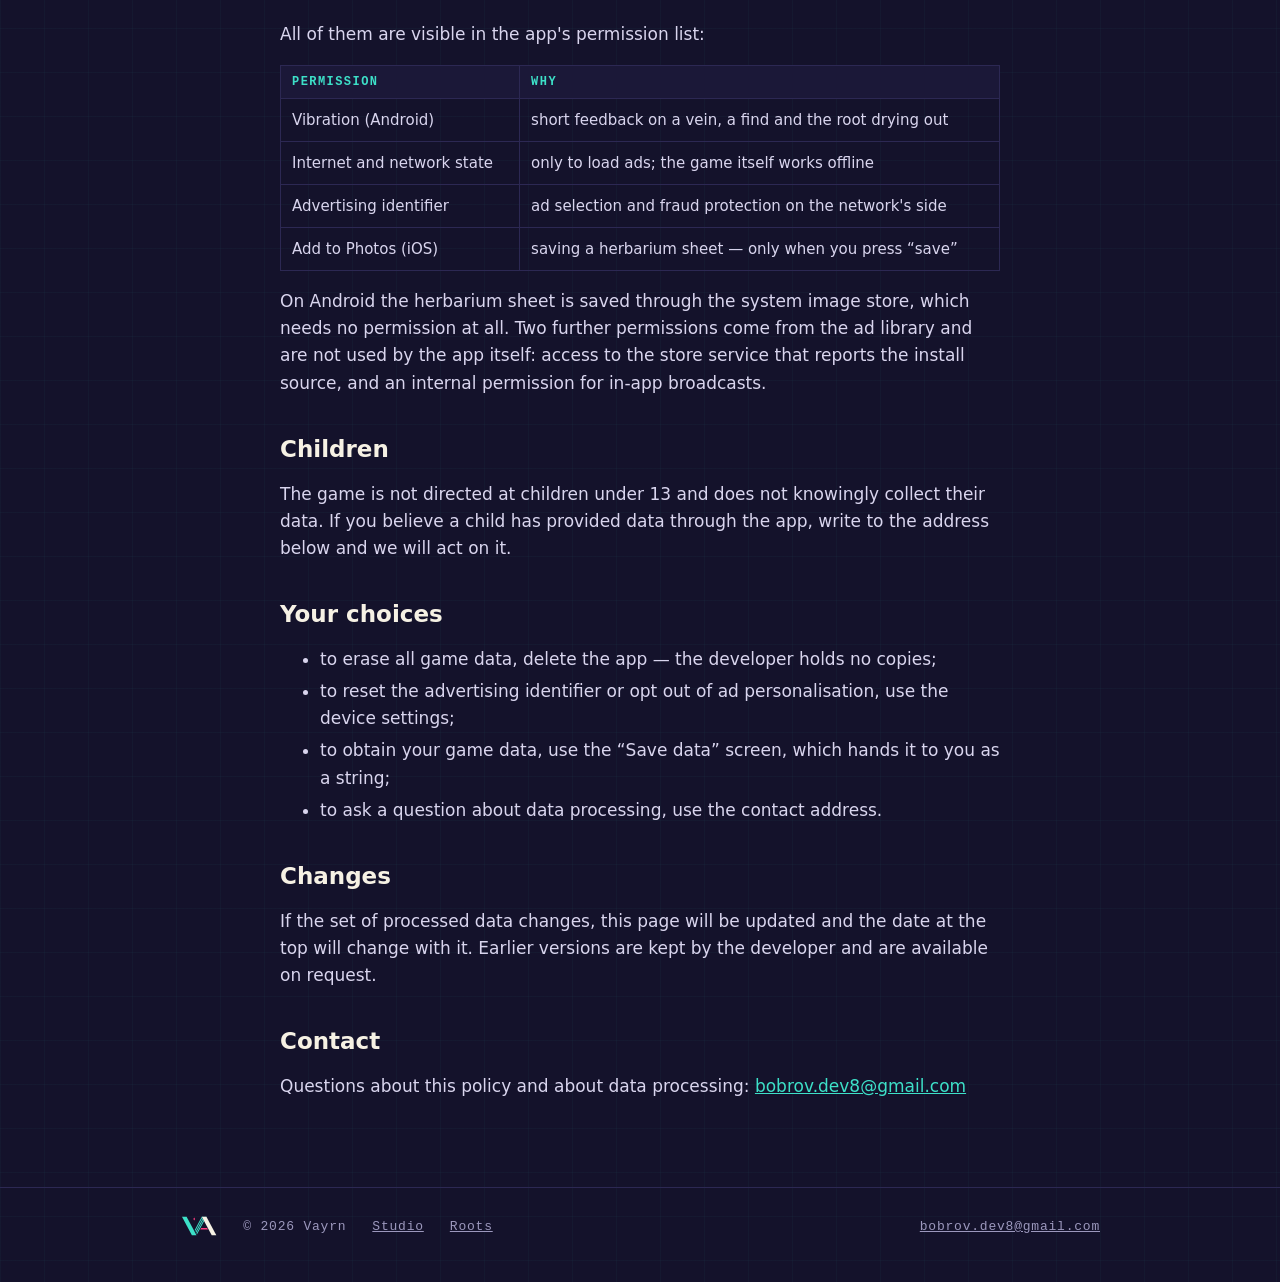
<file: en/roots/privacy.html>
<!doctype html>
<html lang="en">
<head>
<meta charset="utf-8">
<meta name="viewport" content="width=device-width,initial-scale=1">
<title>Roots — Privacy Policy</title>
<meta name="theme-color" content="#14122B">
<link rel="alternate" hreflang="ru" href="https://vayrn.ru/roots/privacy.html">
<link rel="alternate" hreflang="en" href="https://vayrn.ru/en/roots/privacy.html">
<link rel="icon" href="../../assets/favicon.svg" type="image/svg+xml">
<link rel="stylesheet" href="../../assets/site.css">
</head>
<body>
<header class="top">
  <div class="wrap">
    <a class="brand" href="../" aria-label="Vayrn — home">
      <img class="mark" src="../../assets/vayrn-mark.svg" alt="">
      <img class="word" src="../../assets/vayrn-wordmark.svg" alt="Vayrn">
    </a>
    <nav class="nav" aria-label="Sections">
      <a href="../#games">Games</a>
      <a href="./">Roots</a>
      <a href="privacy.html" aria-current="page">Privacy</a>
      <a class="lang-sw" href="../../roots/privacy.html" lang="ru" hreflang="ru" aria-label="Русская версия">RU</a>
    </nav>
  </div>
</header>

<main class="doc">
    <div class="eyebrow">Roots</div>
    <h1>Privacy Policy</h1>
    <div class="rule"></div>
    <p class="note">Effective 1 November 2026. Applies to the game Roots for Android and iOS
       and to its web version.</p>

    <h2>In short</h2>
    <p>The game asks for no registration, creates no accounts and sends the developer nothing
       about you. All progress is stored on your device and stays there. The only thing that
       leaves it are requests made by the advertising network — and only in the versions that
       have advertising.</p>

    <h2>What data is processed</h2>

    <h3>Game data</h3>
    <p>Progress, settings and collected items are stored <b>on the device only</b>, in the
       app's local storage. They are not sent to the developer or to anyone else, and they are
       gone when the app is deleted. You can move them to another device by hand, from the
       “Save data” screen in the menu, which hands you the progress as a string; what you do
       with that string is up to you.</p>

    <h3>Advertising</h3>
    <p>From version 6.6 the game shows advertising: a rewarded video (revive the root, double
       the minerals), an ad between runs and a banner in the main menu. It is served by the
       <b>Yandex Advertising Network</b>. To select an ad, its component inside the app
       receives and processes:</p>
    <ul>
      <li>the device advertising identifier (Advertising ID) — you can reset it or opt out in
          the device settings;</li>
      <li>the IP address and the approximate region derived from it;</li>
      <li>technical details: device model, operating system version, language, app version,
          screen parameters;</li>
      <li>impression data: which ad was shown, whether it was tapped, whether a video was watched.</li>
    </ul>
    <p>The ad network processes this data as an independent controller under its own rules. The
       developer does not receive it and sees only aggregate statistics — impression and payout
       counts.</p>
    <p>Yandex Advertising Network data rules:
       <a href="https://yandex.ru/legal/confidential/">yandex.ru/legal/confidential</a></p>
    <p class="note">Versions without advertising (the web version and builds before 6.6) send
       nothing at all and hold no internet permission.</p>

    <h3>What the app does not do</h3>
    <ul>
      <li>it does not collect your name, email, phone number, contacts, photos or files;</li>
      <li>it does not determine precise location and does not use GPS;</li>
      <li>it keeps no accounts and does not tie the game to your identity;</li>
      <li>it sends your game progress neither to the developer nor to the ad network;</li>
      <li>it sells data to no one.</li>
    </ul>

    <h2>Permissions</h2>
    <p>All of them are visible in the app's permission list:</p>
    <table>
      <tr><th>Permission</th><th>Why</th></tr>
      <tr><td>Vibration (Android)</td><td>short feedback on a vein, a find and the root drying out</td></tr>
      <tr><td>Internet and network state</td><td>only to load ads; the game itself works offline</td></tr>
      <tr><td>Advertising identifier</td><td>ad selection and fraud protection on the network's side</td></tr>
      <tr><td>Add to Photos (iOS)</td><td>saving a herbarium sheet — only when you press “save”</td></tr>
    </table>
    <p>On Android the herbarium sheet is saved through the system image store, which needs no
       permission at all. Two further permissions come from the ad library and are not used by
       the app itself: access to the store service that reports the install source, and an
       internal permission for in-app broadcasts.</p>

    <h2>Children</h2>
    <p>The game is not directed at children under 13 and does not knowingly collect their data.
       If you believe a child has provided data through the app, write to the address below and
       we will act on it.</p>

    <h2>Your choices</h2>
    <ul>
      <li>to erase all game data, delete the app — the developer holds no copies;</li>
      <li>to reset the advertising identifier or opt out of ad personalisation, use the device
          settings;</li>
      <li>to obtain your game data, use the “Save data” screen, which hands it to you as a string;</li>
      <li>to ask a question about data processing, use the contact address.</li>
    </ul>

    <h2>Changes</h2>
    <p>If the set of processed data changes, this page will be updated and the date at the top
       will change with it. Earlier versions are kept by the developer and are available
       on request.</p>

    <h2>Contact</h2>
    <p>Questions about this policy and about data processing: <a href="mailto:bobrov.dev8@gmail.com">bobrov.dev8@gmail.com</a></p>
  </main>
<footer class="foot">
  <div class="wrap">
    <a href="../" aria-label="Vayrn"><img class="mark" src="../../assets/vayrn-mark.svg" alt=""></a>
    <span>© 2026 Vayrn</span>
    <a href="../">Studio</a>
    <a href="./">Roots</a>
    <a class="sp" href="mailto:bobrov.dev8@gmail.com">bobrov.dev8@gmail.com</a>
  </div>
</footer>
</body>
</html>
</file>
<file: assets/site.css>
/* ===========================================================
   Vayrn — общий стиль сайта.

   Всё здесь выведено из знака студии, а не придумано рядом с ним:
     • цвета — четыре цвета логотипа и пятый, приглушённая бирюза
       его рамки;
     • угловые скобки — та самая рамка-прицел вокруг монограммы,
       она отмечает здесь всё, на что стоит навести взгляд;
     • скошенные углы кнопок и наклон заголовков — срез граней V и A;
     • розовая тень со сдвигом — как под буквами названия;
     • моноширинные подписи с «//» — строка GAME STUDIO под знаком.

   Шрифты системные, и это не экономия: сайт не тянет ничего с чужих
   серверов, как и сама игра. Подключить шрифт с Google — значит
   отдать ему адрес каждого посетителя ради красивой буквы «а».
   =========================================================== */

:root{
  --bg:#14122B;          /* фон знака */
  --bg-2:#1B1838;        /* плашки: тот же индиго, на шаг светлее */
  --line:#2C2853;        /* тихие границы */
  --teal:#3DE0C8;
  --teal-dim:#2A8F8A;    /* цвет рамки-прицела */
  --pink:#FF3D81;
  --cream:#F6F1E4;
  --mute:#9C98BD;        /* второстепенный текст */

  --sans:"Segoe UI",system-ui,-apple-system,Roboto,"Helvetica Neue",Arial,sans-serif;
  --mono:ui-monospace,"Cascadia Mono",Consolas,"Courier New",monospace;
  --cut:12px;            /* срез угла */
}

*{box-sizing:border-box}
html{-webkit-text-size-adjust:100%}
body{
  margin:0;background:var(--bg);color:var(--cream);
  font:400 17px/1.6 var(--sans);
  /* едва заметная сетка — экран, а не лист бумаги */
  background-image:
    linear-gradient(rgba(61,224,200,.035) 1px,transparent 1px),
    linear-gradient(90deg,rgba(61,224,200,.035) 1px,transparent 1px);
  background-size:44px 44px;
}
img,svg{max-width:100%;display:block}
a{color:var(--teal)}
a:hover{color:var(--cream)}
:focus-visible{outline:2px solid var(--pink);outline-offset:3px}

.wrap{max-width:960px;margin:0 auto;padding:0 20px}

/* ── подпись в духе «// GAME STUDIO» ───────────────────── */
.tag{
  font:700 12px/1.4 var(--mono);letter-spacing:.22em;text-transform:uppercase;
  color:var(--teal);margin:0;
}
.tag::before{content:"// ";color:var(--teal-dim)}
.tag.pink{color:var(--pink)}
.tag.pink::before{color:#a02a57}

/* ── шапка ─────────────────────────────────────────────── */
.top{
  position:sticky;top:0;z-index:5;
  background:rgba(20,18,43,.9);backdrop-filter:blur(8px);
  border-bottom:1px solid var(--line);
}
.top .wrap{display:flex;align-items:center;gap:18px;height:62px}
.brand{display:flex;align-items:center;gap:12px;text-decoration:none;min-width:0}
.brand .mark{height:26px;width:auto;flex:0 0 auto}
.brand .word{height:17px;width:auto;flex:0 0 auto}
.nav{margin-left:auto;display:flex;gap:22px;min-width:0}
.nav a{
  font:700 12px var(--mono);letter-spacing:.18em;text-transform:uppercase;
  color:var(--mute);text-decoration:none;white-space:nowrap;
}
.nav a:hover,.nav a[aria-current]{color:var(--teal)}

/* ── рамка-прицел: четыре скобки по углам ──────────────── */
.scope{position:relative}
.scope::before,.scope::after,
.scope > .c1,.scope > .c2{
  content:"";position:absolute;width:22px;height:22px;
  border:3px solid var(--teal-dim);pointer-events:none;
  transition:border-color .2s,transform .2s;
}
.scope::before{top:0;left:0;border-right:0;border-bottom:0}
.scope::after{top:0;right:0;border-left:0;border-bottom:0}
.scope > .c1{bottom:0;right:0;border-left:0;border-top:0}
.scope > .c2{bottom:0;left:0;border-right:0;border-top:0}

/* ── первый экран студии ───────────────────────────────── */
.hero{padding:72px 0 64px;text-align:center}
.hero .scope{display:inline-block;padding:34px 46px;margin-bottom:34px}
.hero .mark{width:min(250px,56vw);height:auto}
.hero .word{width:min(380px,78vw);height:auto;margin:0 auto 22px}
.hero .lead{max-width:34em;margin:22px auto 0;color:var(--mute);font-size:18px}

/* ── разделы ───────────────────────────────────────────── */
section{padding:44px 0}
.h2{
  margin:10px 0 26px;font:800 clamp(26px,5vw,36px)/1.15 var(--sans);
  letter-spacing:.01em;font-style:italic;   /* наклон, как у букв названия */
}

/* ── карточка игры ─────────────────────────────────────── */
.card{
  display:flex;gap:22px;align-items:center;min-width:0;
  padding:22px 24px;text-decoration:none;color:inherit;
  background:var(--bg-2);border:1px solid var(--line);
  transition:border-color .2s,transform .2s,box-shadow .2s;
}
.card:hover{
  border-color:var(--teal);color:inherit;
  transform:translate(-3px,-3px);box-shadow:6px 6px 0 var(--pink);
}
.card:hover.scope::before,.card:hover.scope::after,
.card:hover.scope > .c1,.card:hover.scope > .c2{border-color:var(--teal)}
.card img.ico{width:92px;height:92px;border-radius:20px;flex:0 0 auto}
.card .body{min-width:0;flex:1}
.card h3{margin:0 0 4px;font:800 26px/1.2 var(--sans);font-style:italic}
.card p{margin:0;color:var(--mute);font-size:16px}
.card .go{
  flex:0 0 auto;font:700 22px var(--mono);color:var(--teal);
  transition:transform .2s;
}
.card:hover .go{transform:translateX(5px);color:var(--pink)}
.chips{display:flex;flex-wrap:wrap;gap:8px;margin-top:12px}
.chip{
  font:700 11px var(--mono);letter-spacing:.14em;text-transform:uppercase;
  padding:4px 9px;border:1px solid var(--teal-dim);color:var(--teal);
}
.chip.live{border-color:var(--pink);color:var(--pink)}

.soon{
  margin-top:16px;padding:22px 24px;border:1px dashed var(--line);
  color:var(--mute);font:400 14px var(--mono);letter-spacing:.06em;
}

/* ── кнопка со срезанным углом ─────────────────────────── */
.btn{
  display:inline-block;padding:14px 30px;text-decoration:none;
  font:800 15px var(--mono);letter-spacing:.12em;text-transform:uppercase;
  background:var(--pink);color:var(--bg);
  clip-path:polygon(0 0,calc(100% - var(--cut)) 0,100% var(--cut),100% 100%,var(--cut) 100%,0 calc(100% - var(--cut)));
  transition:background .15s,transform .15s;
}
.btn:hover{background:var(--cream);color:var(--bg);transform:translateY(-2px)}
.btn.ghost{background:transparent;color:var(--teal);box-shadow:inset 0 0 0 2px var(--teal-dim);clip-path:none}
.btn.ghost:hover{color:var(--bg);background:var(--teal)}

/* ── страница игры ─────────────────────────────────────── */
.game-hero{padding:56px 0 34px}
.game-hero .row{display:flex;gap:26px;align-items:center;min-width:0}
.game-hero img.ico{width:132px;height:132px;border-radius:28px;flex:0 0 auto;
                   box-shadow:8px 8px 0 var(--pink)}
.game-hero .txt{min-width:0}
.game-hero h1{
  margin:6px 0 8px;font:800 clamp(44px,11vw,84px)/.95 var(--sans);
  font-style:italic;letter-spacing:.01em;
  text-shadow:4px 4px 0 var(--pink);
}
.game-hero .sub{margin:0;color:var(--mute);font-size:19px;max-width:28em}
.cta{display:flex;flex-wrap:wrap;gap:14px;align-items:center;margin-top:28px}
.cta .later{font:400 13px var(--mono);color:var(--mute);letter-spacing:.06em}

.lead-p{font-size:19px;max-width:40em;color:var(--cream)}

.shots{
  display:flex;gap:16px;overflow-x:auto;padding:14px 20px 18px;
  scroll-snap-type:x mandatory;scrollbar-color:var(--teal-dim) transparent;
}
.shots img{
  width:236px;height:auto;flex:0 0 auto;scroll-snap-align:center;
  border:1px solid var(--line);background:var(--bg-2);
}

.grid{display:grid;grid-template-columns:repeat(auto-fit,minmax(250px,1fr));gap:14px}
.feat{background:var(--bg-2);border:1px solid var(--line);padding:20px 20px 22px;min-width:0}
.feat .n{font:700 12px var(--mono);letter-spacing:.2em;color:var(--pink)}
.feat h3{margin:8px 0 6px;font:800 19px/1.25 var(--sans)}
.feat p{margin:0;color:var(--mute);font-size:15.5px}

.plain{background:var(--bg-2);border-left:3px solid var(--teal);padding:22px 24px;max-width:46em}
.plain p{margin:0 0 10px}
.plain p:last-child{margin:0}

/* ── документ (политика) ───────────────────────────────── */
.doc{max-width:760px;margin:0 auto;padding:44px 20px 30px}
.doc .eyebrow{font:700 12px var(--mono);letter-spacing:.22em;text-transform:uppercase;color:var(--teal)}
.doc .eyebrow::before{content:"// ";color:var(--teal-dim)}
.doc h1{margin:8px 0 4px;font:800 clamp(30px,6.5vw,44px)/1.1 var(--sans);font-style:italic}
.doc h2{margin:38px 0 10px;font:800 23px/1.25 var(--sans);color:var(--cream)}
.doc h3{margin:24px 0 6px;font:700 13px var(--mono);letter-spacing:.16em;text-transform:uppercase;color:var(--pink)}
.doc p,.doc li{color:#d9d5ee}
.doc li{margin:5px 0}
.doc b{color:var(--cream)}
.doc .rule{height:3px;width:64px;background:var(--pink);margin:16px 0 22px}
.doc .note{color:var(--mute);font-style:italic}
.doc table{border-collapse:collapse;width:100%;margin:12px 0 6px;font-size:15px}
.doc th,.doc td{border:1px solid var(--line);padding:9px 11px;text-align:left;vertical-align:top}
.doc th{background:var(--bg-2);font:700 12px var(--mono);letter-spacing:.12em;text-transform:uppercase;color:var(--teal)}
.doc td{color:#d9d5ee}
.doc code{font:13px var(--mono);background:var(--bg-2);padding:1px 5px;color:var(--teal)}
.doc .lang{margin-top:54px;padding-top:30px;border-top:1px dashed var(--line)}

/* ── подвал ────────────────────────────────────────────── */
.foot{border-top:1px solid var(--line);margin-top:40px;padding:28px 0 46px}
.foot .wrap{display:flex;flex-wrap:wrap;gap:10px 26px;align-items:center}
.foot,.foot a{font:400 13px var(--mono);letter-spacing:.06em;color:var(--mute)}
.foot a:hover{color:var(--teal)}
.foot .mark{height:20px;width:auto}
.foot .sp{margin-left:auto}

/* ── узкий экран ───────────────────────────────────────── */
@media (max-width:600px){
  body{font-size:16px}
  .top .wrap{height:56px}
  .brand .word{display:none}          /* в шапке хватает знака */
  .nav{gap:16px}
  .hero{padding:48px 0 40px}
  .hero .scope{padding:26px 30px}
  .card{flex-wrap:wrap;padding:18px}
  .card img.ico{width:72px;height:72px;border-radius:16px}
  .card .go{display:none}
  .game-hero .row{flex-direction:column;align-items:flex-start}
  .game-hero img.ico{width:104px;height:104px;border-radius:22px;box-shadow:6px 6px 0 var(--pink)}
  .foot .sp{margin-left:0;width:100%}
}

/* движение — только тем, кто его не отключал */
@media (prefers-reduced-motion:reduce){
  *{transition:none !important}
}

/* ── переключатель языка ───────────────────────────────── */
.nav a.lang-sw{
  color:var(--bg);background:var(--teal);padding:4px 8px;letter-spacing:.12em;
}
.nav a.lang-sw:hover{background:var(--pink);color:var(--bg)}
@media (max-width:600px){
  .nav{gap:12px}
  .nav a{font-size:11px;letter-spacing:.12em}
}
</file>
